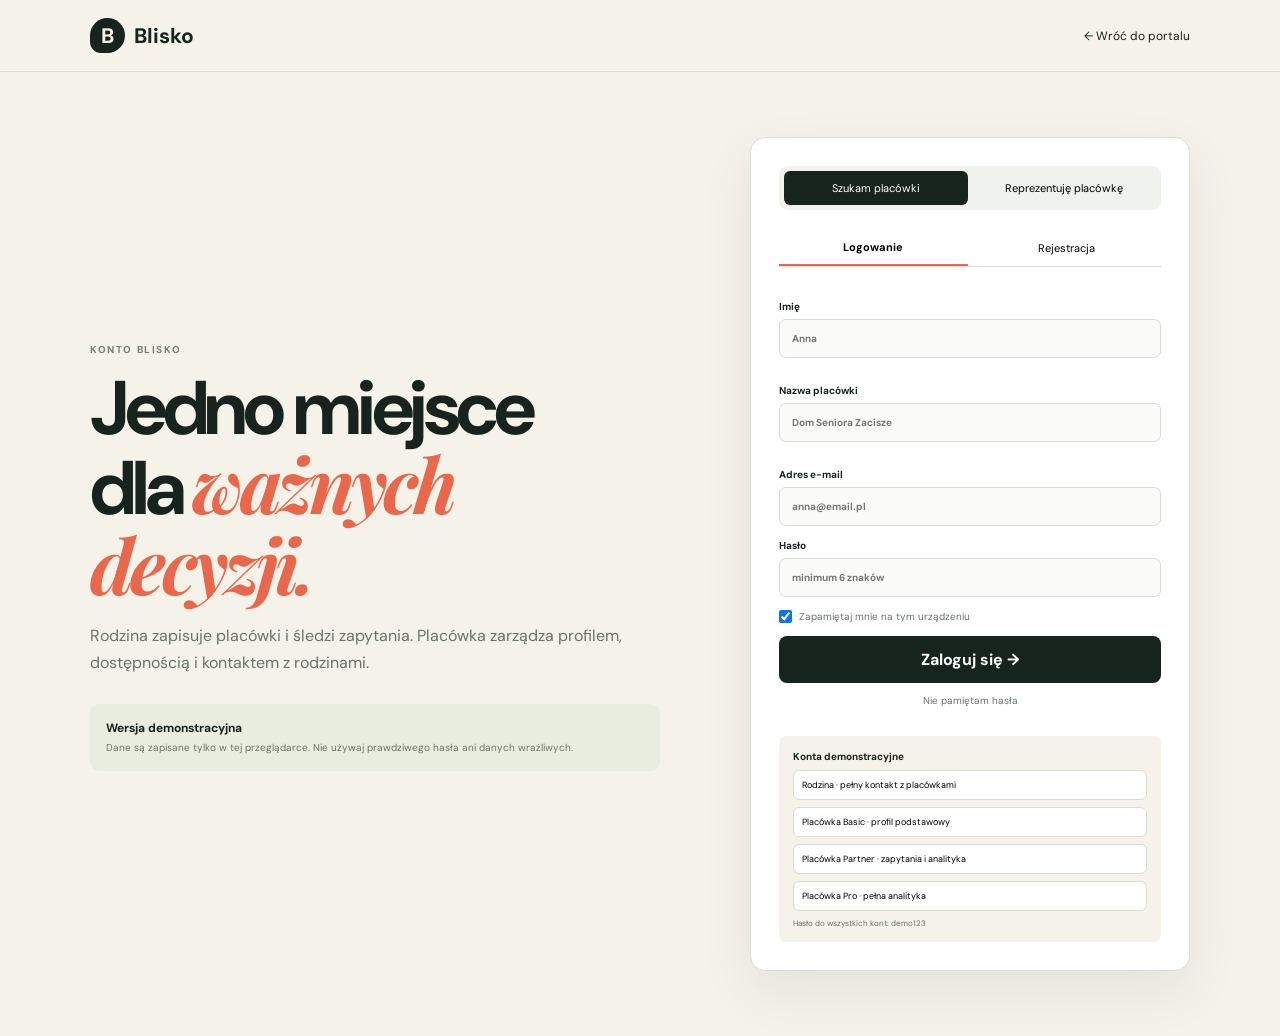
<file: auth.html>
<!doctype html><html lang="pl"><head><meta charset="UTF-8"><meta name="viewport" content="width=device-width,initial-scale=1"><meta name="description" content="Logowanie i rejestracja w Blisko"><title>Konto — Blisko</title><link rel="preconnect" href="https://fonts.googleapis.com"><link rel="preconnect" href="https://fonts.gstatic.com" crossorigin><link href="https://fonts.googleapis.com/css2?family=DM+Sans:wght@400;500;600;700&family=Playfair+Display:ital,wght@1,600&display=swap" rel="stylesheet"><link rel="stylesheet" href="auth.css"></head><body><header><a class="brand" href="index.html"><b>B</b> Blisko</a><a href="index.html">← Wróć do portalu</a></header><main><section class="authIntro"><small>KONTO BLISKO</small><h1>Jedno miejsce<br>dla <em>ważnych decyzji.</em></h1><p>Rodzina zapisuje placówki i śledzi zapytania. Placówka zarządza profilem, dostępnością i kontaktem z rodzinami.</p><div class="demoNote"><b>Wersja demonstracyjna</b><span>Dane są zapisane tylko w tej przeglądarce. Nie używaj prawdziwego hasła ani danych wrażliwych.</span></div></section><section class="authCard"><div class="roleTabs"><button class="active" data-role="family">Szukam placówki</button><button data-role="provider">Reprezentuję placówkę</button></div><div class="modeTabs"><button class="active" data-mode="login">Logowanie</button><button data-mode="register">Rejestracja</button></div><form id="authForm"><div class="registerOnly" hidden><label>Imię<input name="name" autocomplete="given-name" placeholder="Anna"></label><label class="providerOnly" hidden>Nazwa placówki<input name="facility" placeholder="Dom Seniora Zacisze"></label></div><label>Adres e-mail<input name="email" required type="email" autocomplete="email" placeholder="anna@email.pl"></label><label>Hasło<input name="password" required type="password" minlength="6" autocomplete="current-password" placeholder="minimum 6 znaków"></label><label class="remember"><input name="remember" type="checkbox" checked> Zapamiętaj mnie na tym urządzeniu</label><button class="submit">Zaloguj się →</button><button class="forgot" type="button" id="forgot">Nie pamiętam hasła</button></form><div class="demoAccounts"><b>Konta demonstracyjne</b><button data-demo="family">Rodzina: rodzina@blisko.pl</button><button data-demo="provider">Placówka: placowka@blisko.pl</button><small>Hasło do obu kont: demo123</small></div></section></main><div class="toast" id="toast"></div><script src="auth.js"></script></body></html>
</file>
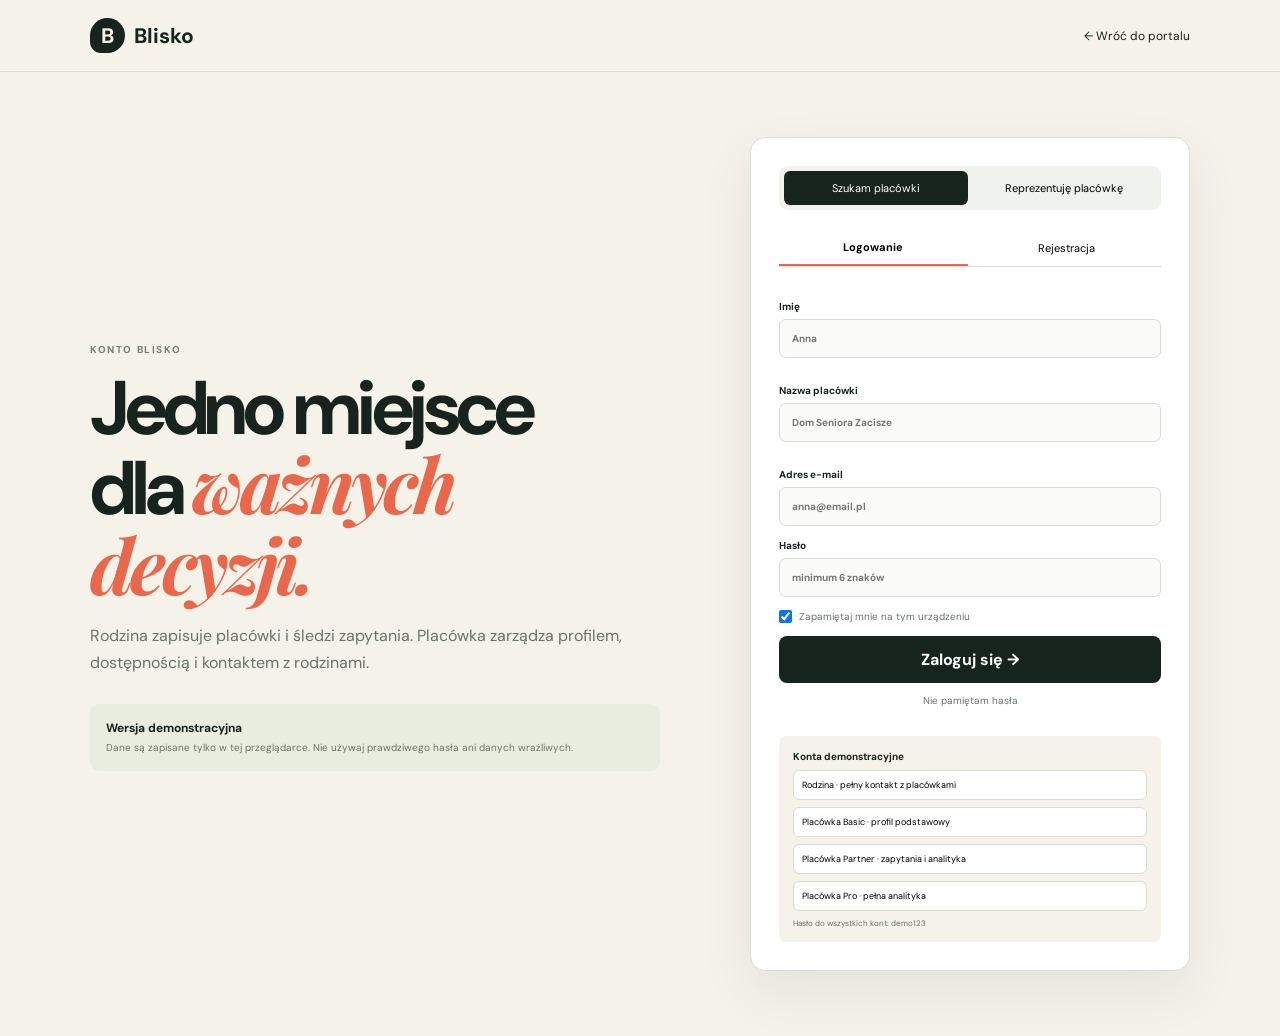
<file: claim.html>
<!doctype html><html lang="pl"><head><meta charset="UTF-8"><meta name="viewport" content="width=device-width,initial-scale=1"><meta name="description" content="Przejmij profil prywatnej placówki w Blisko"><title>Przejmij profil placówki — Blisko</title><link rel="preconnect" href="https://fonts.googleapis.com"><link rel="preconnect" href="https://fonts.gstatic.com" crossorigin><link href="https://fonts.googleapis.com/css2?family=DM+Sans:wght@400;500;600;700&family=Playfair+Display:ital,wght@1,600&display=swap" rel="stylesheet"><link rel="stylesheet" href="claim.css"></head><body><header><a class="brand" href="index.html"><b>B</b> Blisko <span>dla placówek</span></a><a href="partners.html">← Wróć do strefy placówek</a></header><main><section class="claimIntro"><small>PRZEJĘCIE PROFILU</small><h1>Znajdź swoją placówkę<br>i potwierdź, że ją <em>reprezentujesz.</em></h1><p>Podstawowy profil może pochodzić z jawnego rejestru wojewody. Po weryfikacji przejmiesz edycję danych, dodasz własne zdjęcia i zaczniesz potwierdzać dostępność.</p><div><span>1. Znajdź wpis</span><span>2. Potwierdź dane</span><span>3. Zweryfikuj uprawnienie</span><span>4. Przejmij edycję</span></div></section><section class="claimPanel"><div class="claimStep active" data-step="1"><small>KROK 1 Z 4</small><h2>Wyszukaj placówkę</h2><label>Nazwa, miasto lub numer zezwolenia<input id="facilitySearch" placeholder="np. Zielona Przystań lub Warszawa" autocomplete="off"></label><div id="claimResults"></div><div class="notFound"><b>Nie znajdujesz placówki?</b><p>Zgłoś brakujący wpis. Przed publikacją sprawdzimy zezwolenie w rejestrze właściwego wojewody.</p><button id="reportMissing">Zgłoś brakującą placówkę</button></div></div><div class="claimStep" data-step="2"><small>KROK 2 Z 4</small><h2>Sprawdź wpis rejestrowy</h2><div id="registryRecord"></div><label class="confirm"><input id="recordCorrect" type="checkbox"> Potwierdzam, że to placówka, którą reprezentuję.</label><footer><button class="back">← Wróć</button><button id="toVerification" disabled>Przejdź do weryfikacji →</button></footer></div><div class="claimStep" data-step="3"><small>KROK 3 Z 4</small><h2>Potwierdź uprawnienie</h2><p class="explain">Nie prosimy o REGON. Weryfikujemy zgodność z numerem zezwolenia i kontakt służbowy powiązany z placówką.</p><form id="verifyForm"><label>Imię i nazwisko osoby reprezentującej<input name="representative" required></label><label>Stanowisko<select name="role"><option>Właściciel / właścicielka</option><option>Dyrektor / dyrektorka</option><option>Osoba upoważniona</option></select></label><label>Służbowy adres e-mail<input name="email" type="email" required placeholder="kontakt@domena-placowki.pl"></label><label>Telefon służbowy<input name="phone" type="tel" required></label><label>Numer zezwolenia wojewody<input name="permit" required placeholder="np. WPS.II.9423…"></label><fieldset><legend>Sposób potwierdzenia</legend><label><input type="radio" name="method" value="domain" required> Wiadomość na adres w domenie placówki</label><label><input type="radio" name="method" value="register"> Kontakt na numer lub e-mail opublikowany w rejestrze</label><label><input type="radio" name="method" value="document"> Dokument upoważniający — sprawdzany ręcznie</label></fieldset><label class="confirm"><input type="checkbox" required> Oświadczam, że mam prawo reprezentować placówkę i aktualizować jej publiczne dane.</label><footer><button type="button" class="back">← Wróć</button><button>Wyślij do weryfikacji →</button></footer></form></div><div class="claimStep" data-step="4"><div class="success"><span>✓</span><small>WNIOSEK ZAPISANY</small><h2>Profil czeka na weryfikację</h2><p id="successCopy"></p><ol><li>Porównamy numer zezwolenia z rejestrem wojewody.</li><li>Potwierdzimy kontakt jednym z wybranych sposobów.</li><li>Po akceptacji profil otrzyma status „Przejęty przez placówkę”.</li></ol><a href="dashboard.html">Zobacz demonstracyjny panel →</a></div></div></section></main><div id="toast"></div><script src="claim.js"></script></body></html>
</file>
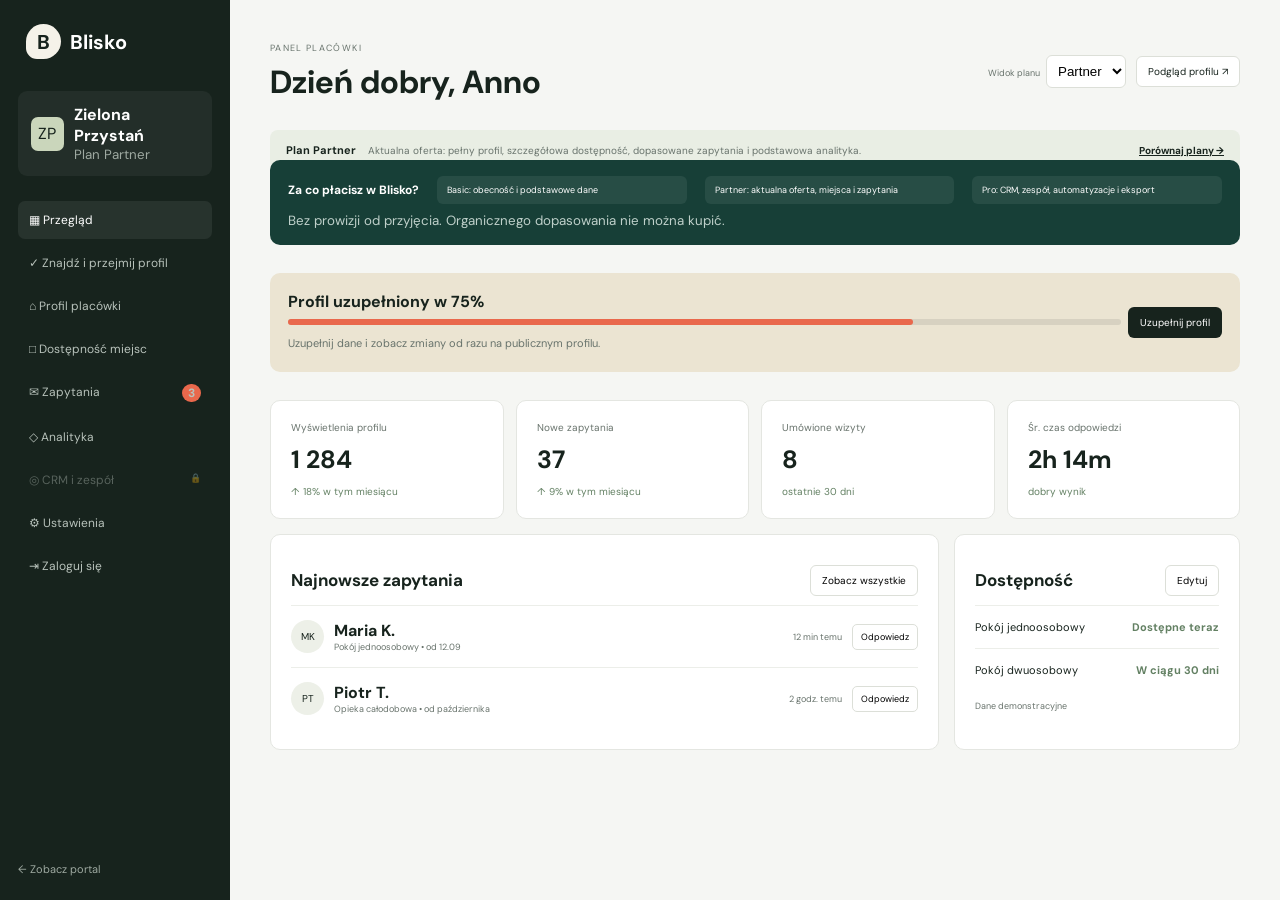
<file: dashboard.html>
<!doctype html><html lang="pl"><head><meta charset="UTF-8"><meta name="viewport" content="width=device-width,initial-scale=1"><title>Panel placówki — Blisko</title><link href="https://fonts.googleapis.com/css2?family=DM+Sans:wght@400;500;600;700&display=swap" rel="stylesheet"><link rel="stylesheet" href="provider.css"><link rel="stylesheet" href="benchmark.css"></head><body class="dashboardBody">
<aside class="side"><a class="brand" href="index.html"><b>B</b> Blisko</a><div class="facility"><i>ZP</i><span><b id="sideName">Zielona Przystań</b><small id="planLabel">Plan Partner</small></span></div><nav><a class="active" href="#" data-view="overview">▦ Przegląd</a><a href="claim.html">✓ Znajdź i przejmij profil</a><a href="#" data-view="editor">⌂ Profil placówki</a><a href="#" data-view="availability" data-min-plan="partner">□ Dostępność miejsc</a><a href="#" data-view="inquiries" data-min-plan="partner">✉ Zapytania <b>3</b></a><a href="#" data-view="analytics" data-min-plan="partner">◇ Analityka</a><a href="#" data-view="crm" data-min-plan="pro">◎ CRM i zespół</a><a href="#">⚙ Ustawienia</a></nav><a class="back" href="index.html">← Zobacz portal</a></aside>
<main class="dashboardMain"><header><div><small>PANEL PLACÓWKI</small><h1 id="pageTitle">Dzień dobry, Anno</h1></div><div class="planSwitch"><label>Widok planu<select id="planSelect"><option value="free">Bezpłatny</option><option value="partner">Partner</option><option value="pro">Pro</option></select></label><a class="previewButton" href="detail.html?id=1" target="_blank">Podgląd profilu ↗</a></div></header><div class="planBanner" id="planBanner"></div>
<div id="overviewView"><section class="notice"><span>Profil uzupełniony w 75%</span><div><i></i></div><p>Uzupełnij dane i zobacz zmiany od razu na publicznym profilu.</p><button data-view="editor">Uzupełnij profil</button></section><section class="dashStats"><article><span>Wyświetlenia profilu</span><b>1 284</b><small>↑ 18% w tym miesiącu</small></article><article><span>Nowe zapytania</span><b>37</b><small>↑ 9% w tym miesiącu</small></article><article><span>Umówione wizyty</span><b>8</b><small>ostatnie 30 dni</small></article><article><span>Śr. czas odpowiedzi</span><b>2h 14m</b><small>dobry wynik</small></article></section><div class="dashGrid"><section><div class="dashHead"><h2>Najnowsze zapytania</h2><button>Zobacz wszystkie</button></div><div class="lead"><i>MK</i><div><b>Maria K.</b><span>Pokój jednoosobowy • od 12.09</span></div><small>12 min temu</small><button>Odpowiedz</button></div><div class="lead"><i>PT</i><div><b>Piotr T.</b><span>Opieka całodobowa • od października</span></div><small>2 godz. temu</small><button>Odpowiedz</button></div></section><section><div class="dashHead"><h2>Dostępność</h2><button data-view="availability">Edytuj</button></div><div class="roomStatus"><span>Pokój jednoosobowy</span><b id="singleStatus">2 miejsca</b></div><div class="roomStatus"><span>Pokój dwuosobowy</span><b id="doubleStatus">1 miejsce</b></div><p class="update">Dane demonstracyjne</p></section></div></div>
<section class="editorView" id="editorView" hidden><div class="editorHead"><div><small>EDYCJA PROFILU</small><h2>Dane publiczne placówki</h2><p>Zmiany zapisują się w tej przeglądarce i są widoczne w podglądzie profilu.</p></div><div><span id="saveStatus">Brak niezapisanych zmian</span><button form="profileForm">Zapisz zmiany</button></div></div><form id="profileForm" class="profileForm"><section><h3>Podstawowe informacje</h3><div class="formGrid"><label class="wide">Nazwa placówki<input name="name" required></label><label>Miasto<input name="city" required></label><label>Województwo<select name="region"><option>mazowieckie</option><option>małopolskie</option><option>dolnośląskie</option><option>lubelskie</option><option>pomorskie</option><option>wielkopolskie</option><option>śląskie</option><option>podlaskie</option><option>zachodniopomorskie</option><option>łódzkie</option></select></label><label>Dzielnica / okolica<input name="area"></label><label>Odległość od centrum (km)<input name="distance" type="number" min="0"></label><label>Rok otwarcia<input name="year" type="number" min="1900"></label><label>Liczba mieszkańców<input name="people" type="number" min="1"></label></div></section><section data-min-plan="partner"><h3>Opis placówki</h3><label>Tytuł profilu<input name="tagline" required></label><label>Główny opis<textarea name="description" rows="5" required></textarea><span class="counter" data-count="description"></span></label><label>Dodatkowy opis<textarea name="details" rows="4"></textarea><span class="counter" data-count="details"></span></label></section><section data-min-plan="partner"><h3>Usługi</h3><div class="serviceChecks"><label><input name="services" value="Opieka całodobowa" type="checkbox"> Opieka całodobowa</label><label><input name="services" value="Opieka medyczna" type="checkbox"> Opieka medyczna</label><label><input name="services" value="Opieka paliatywna" type="checkbox"> Opieka paliatywna</label><label><input name="services" value="Rehabilitacja" type="checkbox"> Rehabilitacja</label><label><input name="services" value="Diety specjalistyczne" type="checkbox"> Diety specjalistyczne</label><label><input name="services" value="Ogród terapeutyczny" type="checkbox"> Ogród terapeutyczny</label></div></section><section data-min-plan="partner"><h3>Pokoje i ceny</h3><div class="formGrid"><label>Cena pokoju jednoosobowego<input name="singlePrice" type="number" min="0"></label><label>Wolne miejsca jednoosobowe<input name="singleAvailable" type="number" min="0"></label><label>Cena pokoju dwuosobowego<input name="doublePrice" type="number" min="0"></label><label>Wolne miejsca dwuosobowe<input name="doubleAvailable" type="number" min="0"></label></div></section><section data-min-plan="partner"><h3>Kontakt</h3><div class="formGrid"><label>Telefon<input name="phone" type="tel"></label><label>E-mail<input name="email" type="email"></label></div></section><footer><button type="button" id="resetProfile">Przywróć dane przykładowe</button><button type="submit">Zapisz i pokaż profil →</button></footer></form></section>
<section class="editorView" id="availabilityView" hidden><div class="editorHead"><div><small>DOSTĘPNOŚĆ MIEJSC</small><h2>Aktualizuj stan przyjęć</h2><p>Nie rezerwujesz konkretnych dni. Podajesz orientacyjny termin i warunki dla każdego typu miejsca.</p></div><div><span id="availabilitySaved">Dane wymagają regularnego potwierdzania</span></div></div><form id="availabilityForm" class="profileForm"><section><div class="vacancyEditor"><header><div><b>Pokój jednoosobowy</b><span>Pobyt długoterminowy</span></div><label class="toggle"><input name="singleActive" type="checkbox" checked><i></i> Publikuj</label></header><div class="formGrid"><label>Status<select name="singleStatus"><option value="now">Dostępne teraz</option><option value="30days">W ciągu 30 dni</option><option value="1-3months">W ciągu 1–3 miesięcy</option><option value="waitlist">Lista oczekujących</option><option value="none">Brak miejsc</option><option value="confirm">Do potwierdzenia</option></select></label><label>Liczba miejsc<input name="singleCount" type="number" min="0" value="2"></label><label>Rodzaj opieki<select name="singleCare"><option>Opieka całodobowa</option><option>Opieka medyczna</option><option>Opieka paliatywna</option></select></label><label>Najwcześniejsze przyjęcie<input name="singleFrom" type="month"></label><label class="wide">Warunki / uwagi<textarea name="singleNote" rows="2" placeholder="np. możliwość przyjęcia osoby poruszającej się z pomocą"></textarea></label></div></div></section><section><div class="vacancyEditor"><header><div><b>Pokój dwuosobowy</b><span>Pobyt długoterminowy</span></div><label class="toggle"><input name="doubleActive" type="checkbox" checked><i></i> Publikuj</label></header><div class="formGrid"><label>Status<select name="doubleStatus"><option value="now">Dostępne teraz</option><option value="30days">W ciągu 30 dni</option><option value="1-3months">W ciągu 1–3 miesięcy</option><option value="waitlist">Lista oczekujących</option><option value="none">Brak miejsc</option><option value="confirm">Do potwierdzenia</option></select></label><label>Liczba miejsc<input name="doubleCount" type="number" min="0" value="1"></label><label>Rodzaj opieki<select name="doubleCare"><option>Opieka całodobowa</option><option>Opieka medyczna</option><option>Opieka paliatywna</option></select></label><label>Najwcześniejsze przyjęcie<input name="doubleFrom" type="month"></label><label class="wide">Warunki / uwagi<textarea name="doubleNote" rows="2" placeholder="np. pokój odpowiedni dla małżeństwa"></textarea></label></div></div></section><section><div class="vacancyEditor"><header><div><b>Opieka paliatywna</b><span>Miejsce specjalistyczne</span></div><label class="toggle"><input name="palliativeActive" type="checkbox" checked><i></i> Publikuj</label></header><div class="formGrid"><label>Status<select name="palliativeStatus"><option value="waitlist">Lista oczekujących</option><option value="now">Dostępne teraz</option><option value="30days">W ciągu 30 dni</option><option value="none">Brak miejsc</option><option value="confirm">Do potwierdzenia</option></select></label><label>Liczba miejsc<input name="palliativeCount" type="number" min="0" value="0"></label><label class="wide">Warunki / uwagi<textarea name="palliativeNote" rows="2">Przyjęcie po analizie dokumentacji medycznej.</textarea></label></div></div></section><section class="confirmBox"><label><input name="confirmAccurate" required type="checkbox"> Potwierdzam, że powyższe informacje są aktualne.</label><p>Data potwierdzenia będzie widoczna dla rodzin. Po 14 dniach wyślemy przypomnienie, a po 30 dniach oznaczymy dane jako wymagające potwierdzenia.</p></section><footer><button type="submit">Potwierdź i opublikuj dostępność</button></footer></form></section>
<section class="editorView" id="analyticsView" hidden><div class="editorHead"><div><small>PLAN PRO</small><h2>Rozszerzone statystyki</h2><p>Zobacz nie tylko ruch, ale całą drogę rodziny od wyszukania do umówienia wizyty.</p></div><div><select id="analyticsPeriod"><option>Ostatnie 30 dni</option><option>Ostatnie 90 dni</option></select></div></div><div class="funnel"><article><span>Wyświetlenia w wynikach</span><b>8 420</b><small>100% zasięgu</small></article><i>→</i><article><span>Wejścia na profil</span><b>1 284</b><small>15,2% CTR</small></article><i>→</i><article><span>Zapytania</span><b>37</b><small>2,9% profili</small></article><i>→</i><article><span>Umówione wizyty</span><b>8</b><small>21,6% zapytań</small></article></div><div class="analyticsGrid"><section><h3>Skąd trafiają rodziny</h3><div class="source"><span>Wyniki organiczne</span><i><b style="width:68%"></b></i><strong>68%</strong></div><div class="source"><span>Mapa</span><i><b style="width:19%"></b></i><strong>19%</strong></div><div class="source"><span>Promocja Pro</span><i><b style="width:13%"></b></i><strong>13%</strong></div></section><section><h3>Najczęściej szukane usługi</h3><ol><li><span>Opieka medyczna</span><b>46%</b></li><li><span>Rehabilitacja</span><b>31%</b></li><li><span>Pokój jednoosobowy</span><b>22%</b></li><li><span>Diety specjalistyczne</span><b>18%</b></li></ol></section><section><h3>Popyt w okolicy</h3><div class="demand"><b>+24%</b><p>więcej wyszukiwań opieki całodobowej w promieniu 30 km niż miesiąc temu.</p></div><small>Największy popyt: Warszawa, Piaseczno, Konstancin-Jeziorna</small></section><section><h3>Rekomendacja</h3><div class="recommend"><b>Dodaj aktualne zdjęcia pokoju jednoosobowego</b><p>Ten filtr wykorzystało 22% rodzin, ale profil ma tylko jedno zdjęcie tego pokoju.</p><button data-view="editor">Uzupełnij profil →</button></div></section></div></section>
</main><div class="toast" id="toast"></div><script src="provider.js"></script><script src="dashboard-business.js"></script><script src="benchmark.js"></script></body></html>
</file>
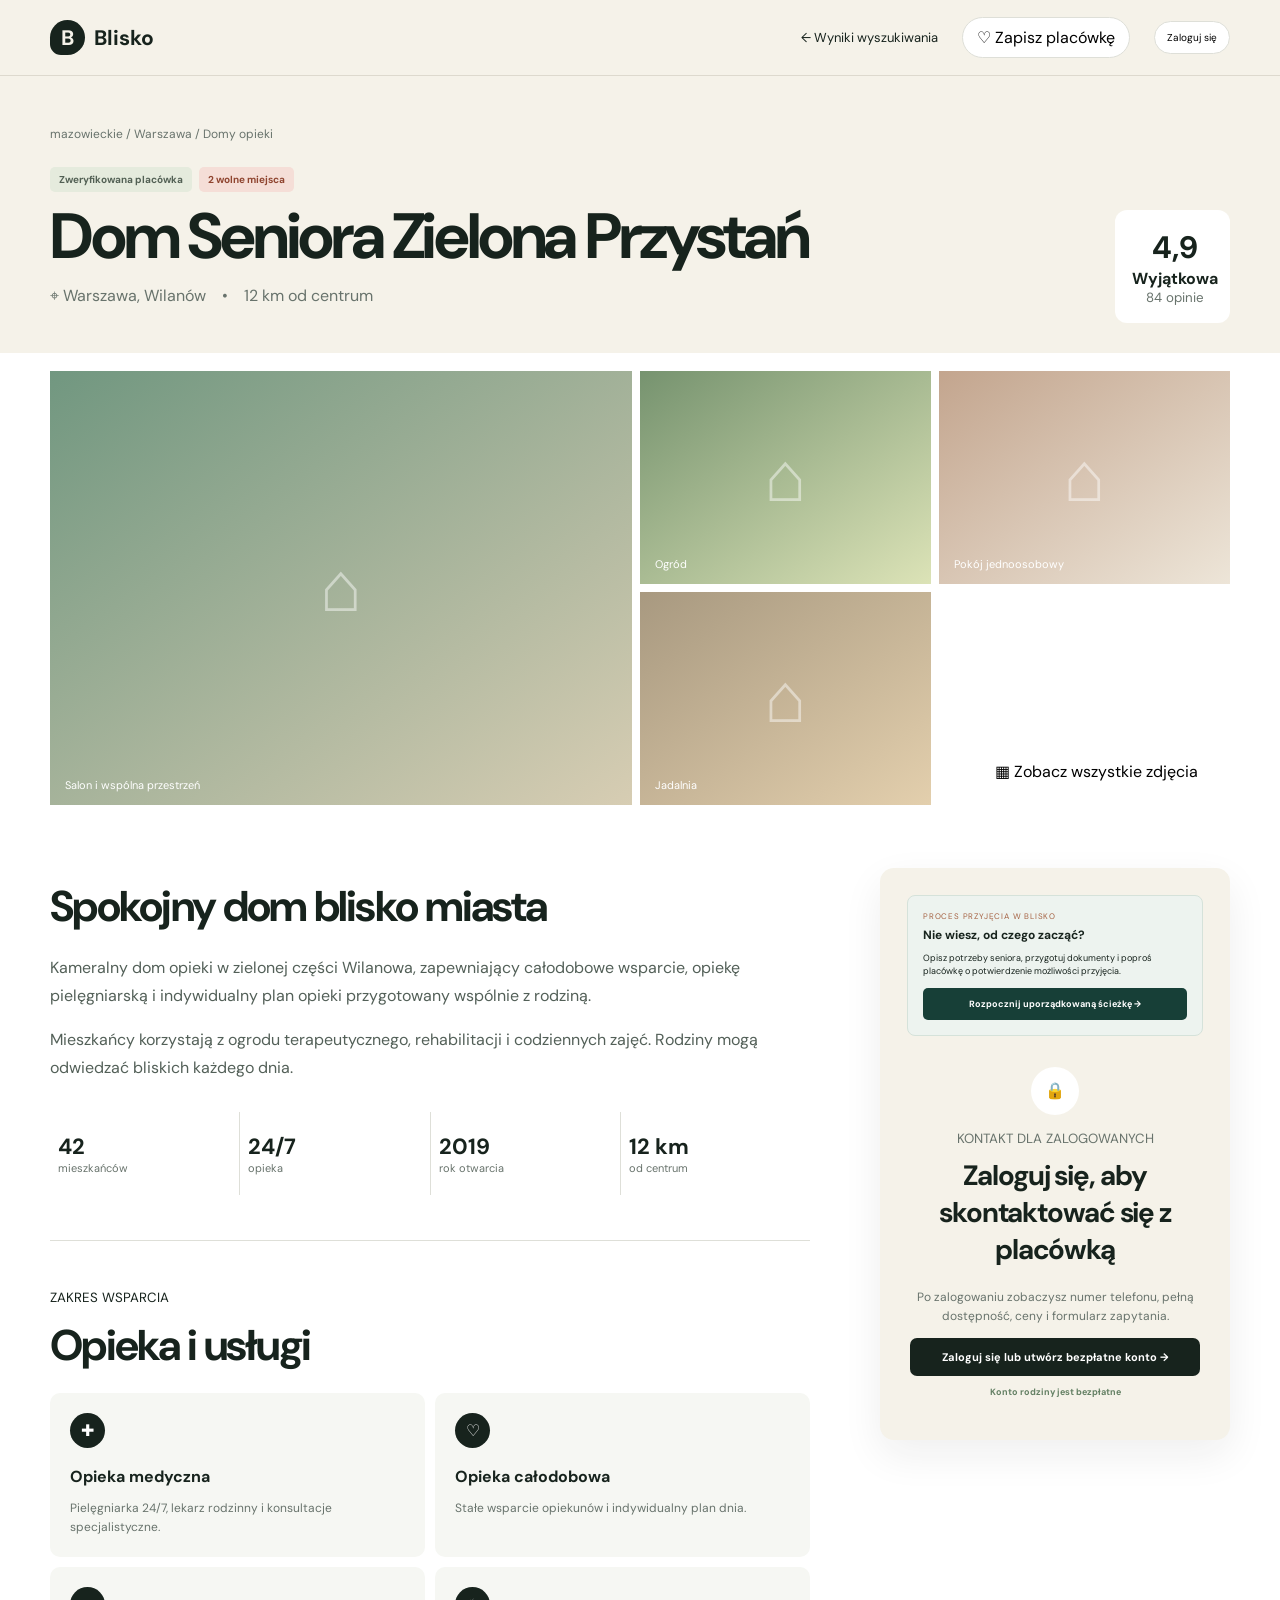
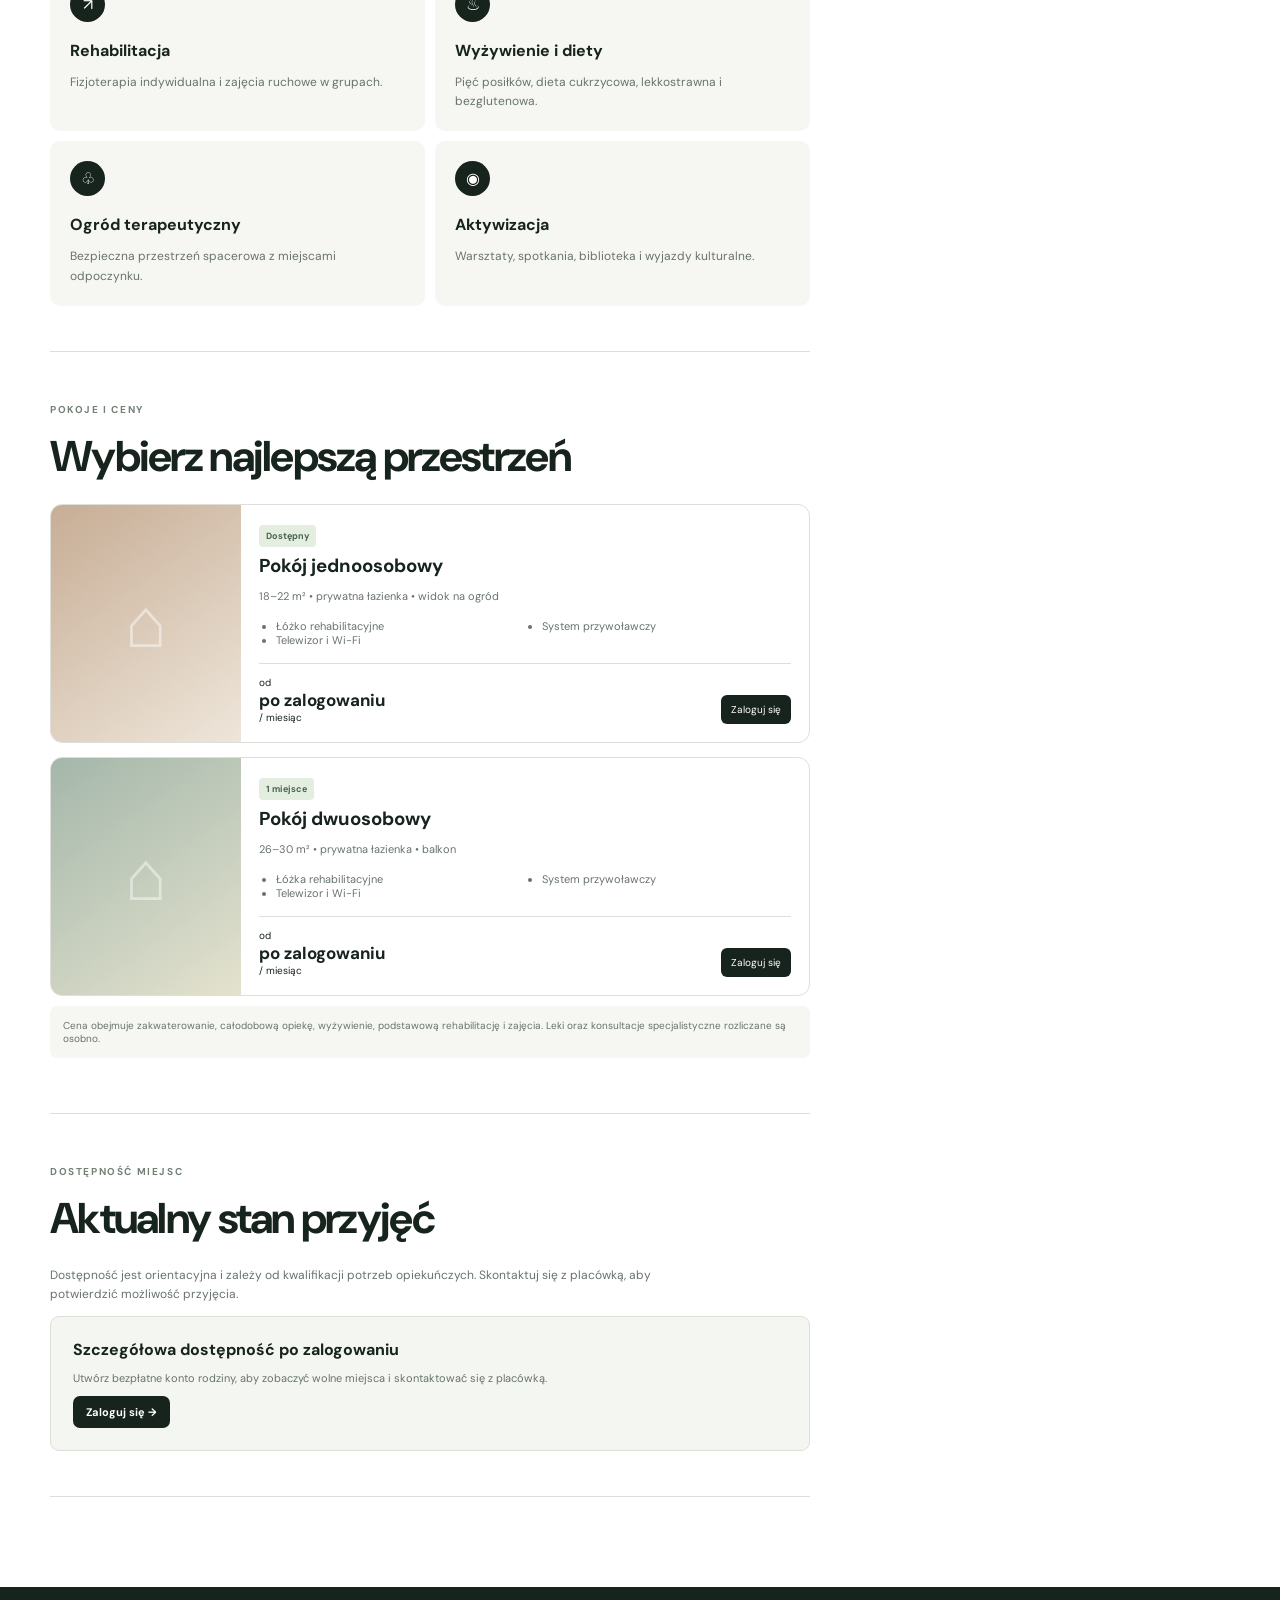
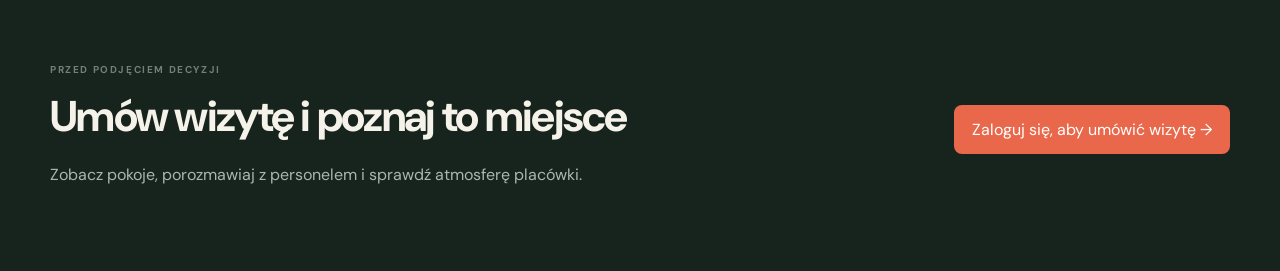
<file: detail.html>
<!doctype html><html lang="pl"><head><meta charset="UTF-8"><meta name="viewport" content="width=device-width,initial-scale=1"><meta name="description" content="Profil placówki opieki dla seniorów"><title>Zielona Przystań — Blisko</title><link rel="preconnect" href="https://fonts.googleapis.com"><link rel="preconnect" href="https://fonts.gstatic.com" crossorigin><link href="https://fonts.googleapis.com/css2?family=DM+Sans:wght@400;500;600;700&family=Playfair+Display:ital,wght@1,600&display=swap" rel="stylesheet"><link rel="stylesheet" href="detail.css"></head><body>
<header><a class="brand" href="index.html"><b>B</b> Blisko</a><nav><a href="index.html#wyniki">← Wyniki wyszukiwania</a><button id="save">♡ Zapisz placówkę</button></nav></header>
<main><section class="intro"><div><div class="crumbs">Mazowieckie / Warszawa / Domy opieki</div><div class="badges"><span>Zweryfikowana placówka</span><span class="open">2 wolne miejsca</span></div><h1>Dom Seniora<br><em>Zielona Przystań</em></h1><p class="place">⌖ Warszawa, Wilanów　•　12 km od centrum</p></div><div class="score"><strong>4,9</strong><span>Wyjątkowa</span><small>84 opinie</small></div></section>
<section class="gallery" aria-label="Galeria placówki"><button class="main-photo" data-photo="0"><span>Salon i wspólna przestrzeń</span></button><button data-photo="1"><span>Ogród</span></button><button data-photo="2"><span>Pokój jednoosobowy</span></button><button data-photo="3"><span>Jadalnia</span></button><button class="more" data-photo="0">▦ Zobacz wszystkie zdjęcia</button></section>
<div class="page"><article class="content"><section class="summary"><h2>Spokojny dom blisko miasta</h2><p>Zielona Przystań to kameralny dom opieki w zielonej części Wilanowa. Zapewniamy całodobowe wsparcie, opiekę pielęgniarską oraz indywidualny plan opieki przygotowany wspólnie z rodziną i lekarzem.</p><p>Placówka mieści maksymalnie 42 mieszkańców. Zespół jest obecny przez całą dobę, a rodziny mogą odwiedzać bliskich każdego dnia.</p><div class="facts"><span><b>42</b> mieszkańców</span><span><b>24/7</b> opieka</span><span><b>2019</b> rok otwarcia</span><span><b>12 km</b> od centrum</span></div></section>
<section><div class="section-head"><div><small>ZAKRES WSPARCIA</small><h2>Opieka i usługi</h2></div></div><div class="services"><div><i>✚</i><b>Opieka medyczna</b><p>Pielęgniarka 24/7, lekarz rodzinny i konsultacje specjalistyczne.</p></div><div><i>♡</i><b>Opieka całodobowa</b><p>Stałe wsparcie opiekunów i indywidualny plan dnia.</p></div><div><i>↗</i><b>Rehabilitacja</b><p>Fizjoterapia indywidualna i zajęcia ruchowe w grupach.</p></div><div><i>♨</i><b>Wyżywienie i diety</b><p>Pięć posiłków, dieta cukrzycowa, lekkostrawna i bezglutenowa.</p></div><div><i>♧</i><b>Ogród terapeutyczny</b><p>Bezpieczna przestrzeń spacerowa z miejscami odpoczynku.</p></div><div><i>◉</i><b>Aktywizacja</b><p>Warsztaty, spotkania, biblioteka i wyjazdy kulturalne.</p></div></div></section>
<section><small>POKOJE I CENY</small><h2>Wybierz najlepszą przestrzeń</h2><div class="rooms"><article><div class="room-photo one"></div><div><span class="available">Dostępny</span><h3>Pokój jednoosobowy</h3><p>18–22 m² • prywatna łazienka • widok na ogród</p><ul><li>Łóżko rehabilitacyjne</li><li>Telewizor i Wi-Fi</li><li>System przywoławczy</li></ul><footer><span>od <b>8 400 zł</b> / miesiąc</span><button data-room="Pokój jednoosobowy">Zapytaj o pokój</button></footer></div></article><article><div class="room-photo two"></div><div><span class="available">1 miejsce</span><h3>Pokój dwuosobowy</h3><p>26–30 m² • prywatna łazienka • balkon</p><ul><li>Łóżka rehabilitacyjne</li><li>Telewizor i Wi-Fi</li><li>System przywoławczy</li></ul><footer><span>od <b>7 200 zł</b> / miesiąc</span><button data-room="Pokój dwuosobowy">Zapytaj o pokój</button></footer></div></article></div><p class="price-note">Cena obejmuje zakwaterowanie, całodobową opiekę, wyżywienie, podstawową rehabilitację i zajęcia. Leki oraz konsultacje specjalistyczne rozliczane są osobno.</p></section>
<section id="availability"><small>DOSTĘPNOŚĆ MIEJSC</small><h2>Aktualny stan przyjęć</h2><p class="availabilityIntro">Dostępność jest orientacyjna i zależy od kwalifikacji potrzeb opiekuńczych. Skontaktuj się z placówką, aby potwierdzić możliwość przyjęcia.</p><div class="vacancies" id="vacancies"></div><div class="freshness"><span><i></i><b id="confirmedAt">Potwierdzono przez placówkę dzisiaj</b></span><small>Informacja automatycznie zmieni się na „do potwierdzenia”, jeśli placówka nie zaktualizuje jej przez 30 dni.</small></div></section></article>
<aside class="contact"><div class="contact-card"><small>BEZPOŚREDNI KONTAKT Z PLACÓWKĄ</small><h2>Skontaktuj się</h2><p>W pilnej sytuacji najlepiej zadzwoń. Możesz też poprosić o oddzwonienie albo przesłać szczegóły przez formularz.</p><div class="phoneBox"><span>Telefon do placówki</span><a id="facilityPhone" href="tel:+48221234567">+48 22 123 45 67</a><small><i></i> Dzisiaj kontakt: 8:00–20:00</small><a class="callNow" id="callNow" href="tel:+48221234567">Zadzwoń teraz</a><button id="showCallback" type="button">Poproś o oddzwonienie</button></div><form class="callbackForm" id="callbackForm" hidden><h3>Placówka oddzwoni</h3><label>Twój numer telefonu<input name="callbackPhone" required type="tel" placeholder="+48 500 000 000"></label><label>Najlepsza pora<select name="callbackTime"><option>Jak najszybciej</option><option>Rano 8:00–12:00</option><option>Po południu 12:00–16:00</option><option>Wieczorem 16:00–20:00</option></select></label><button>Wyślij prośbę o telefon</button><button id="cancelCallback" type="button">Anuluj</button></form><div class="contactDivider"><span>lub wyślij szczegółowe zapytanie</span></div><form id="contactForm"><label class="urgent"><input name="urgent" type="checkbox"> <span><b>Potrzebuję miejsca pilnie</b><small>W ciągu najbliższych 7 dni</small></span></label><label>Imię i nazwisko<input name="name" required placeholder="Jan Kowalski"></label><label>Telefon<input name="phone" required type="tel" placeholder="+48 500 000 000"></label><label>E-mail<input name="email" required type="email" placeholder="jan@email.pl"></label><label>Interesuje mnie<select name="room"><option>Dowolny rodzaj pokoju</option><option>Pokój jednoosobowy</option><option>Pokój dwuosobowy</option><option>Opieka paliatywna</option></select></label><label>Orientacyjny miesiąc przyjęcia<input name="date" id="contactDate" type="month"></label><label>Wiadomość<textarea name="message" rows="4" placeholder="Napisz krótko o potrzebach bliskiej osoby"></textarea></label><label class="agree"><input required type="checkbox"> Zgadzam się na przekazanie danych placówce.</label><button type="submit">Wyślij szczegółowe zapytanie →</button><small class="responseNote">Placówka otrzyma numer telefonu i e-mail. Czas odpowiedzi zależy od jej godzin pracy.</small></form></div></aside></div>
<section class="visit"><div><small>PRZED PODJĘCIEM DECYZJI</small><h2>Umów wizytę i poznaj to miejsce</h2><p>Zobacz pokoje, porozmawiaj z personelem i sprawdź atmosferę placówki.</p></div><button id="visit">Umów bezpłatną wizytę →</button></section></main>
<div class="modal" id="modal" hidden><button id="close">×</button><div><span id="slideLabel"></span></div><button id="back">←</button><button id="forward">→</button></div><div class="toast" id="toast"></div><script src="detail.js"></script><script src="process-link.js"></script><script src="provider-detail-mode.js"></script></body></html>
</file>
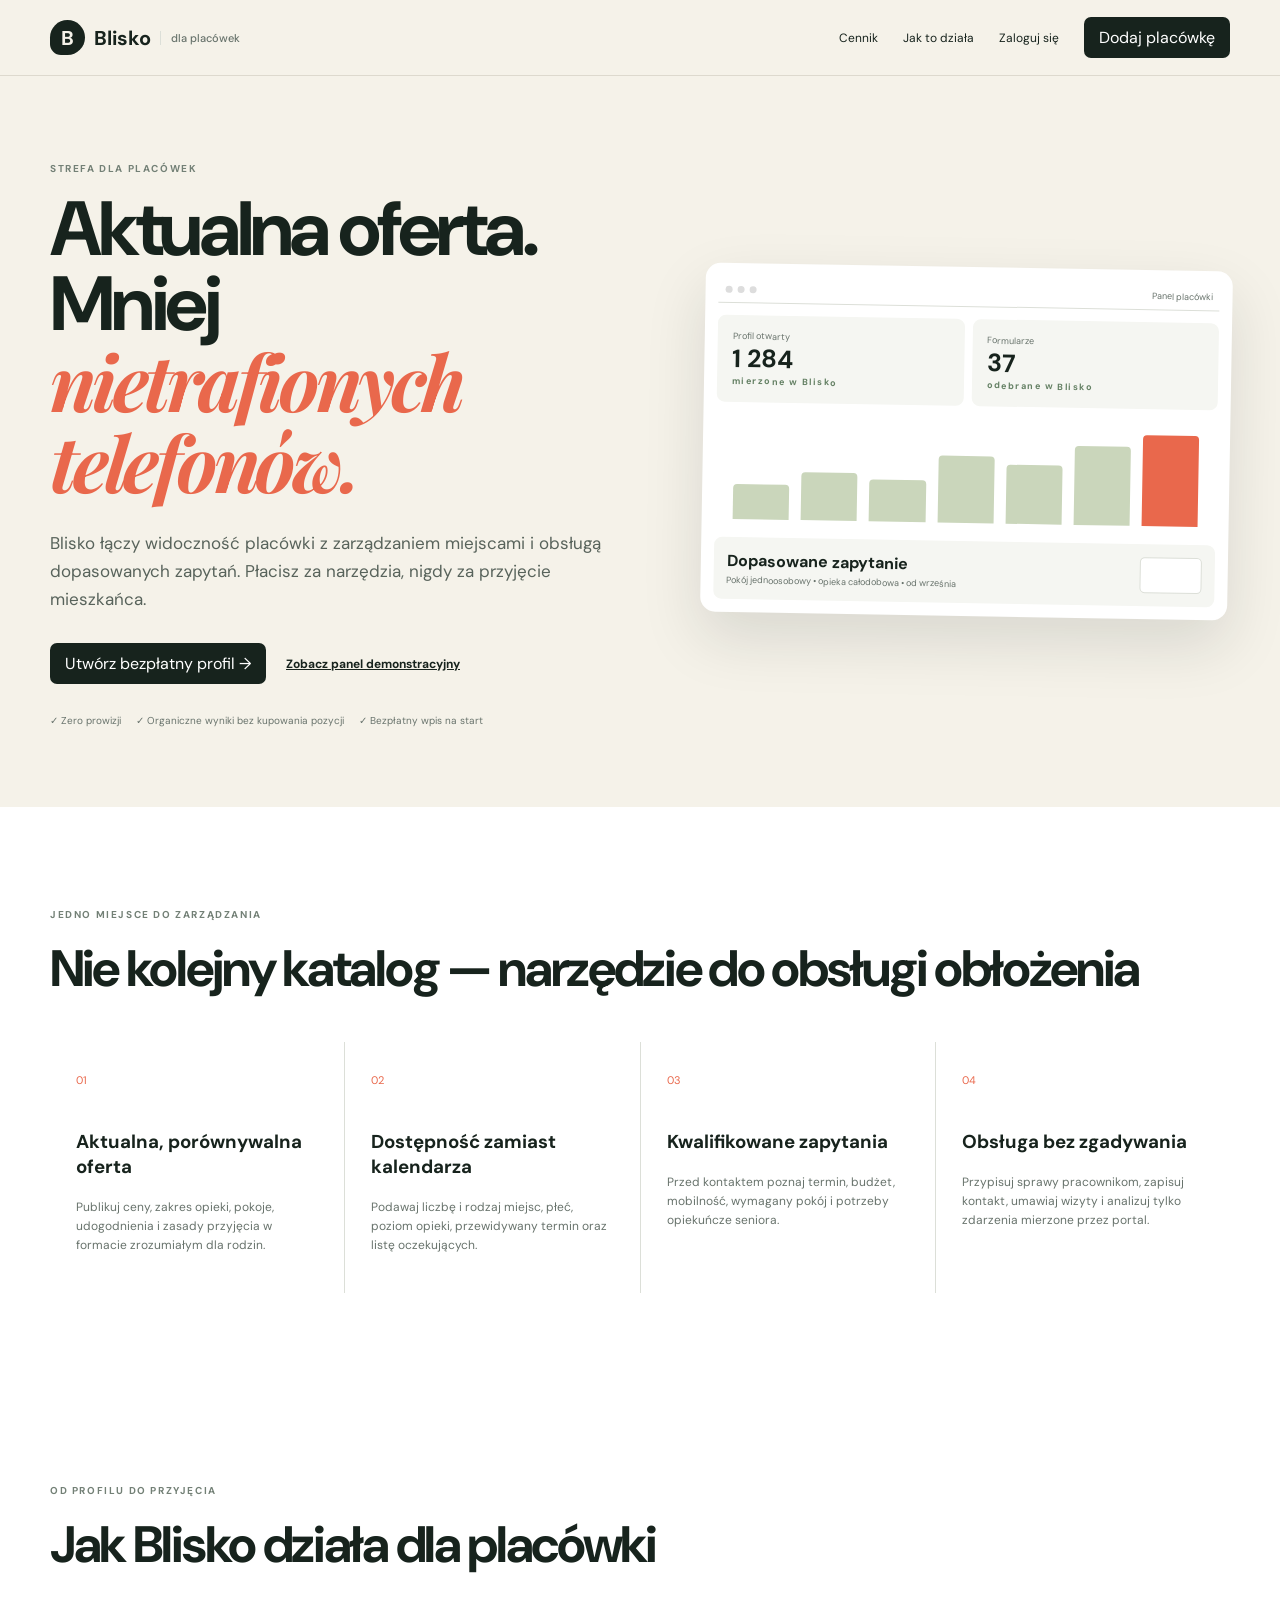
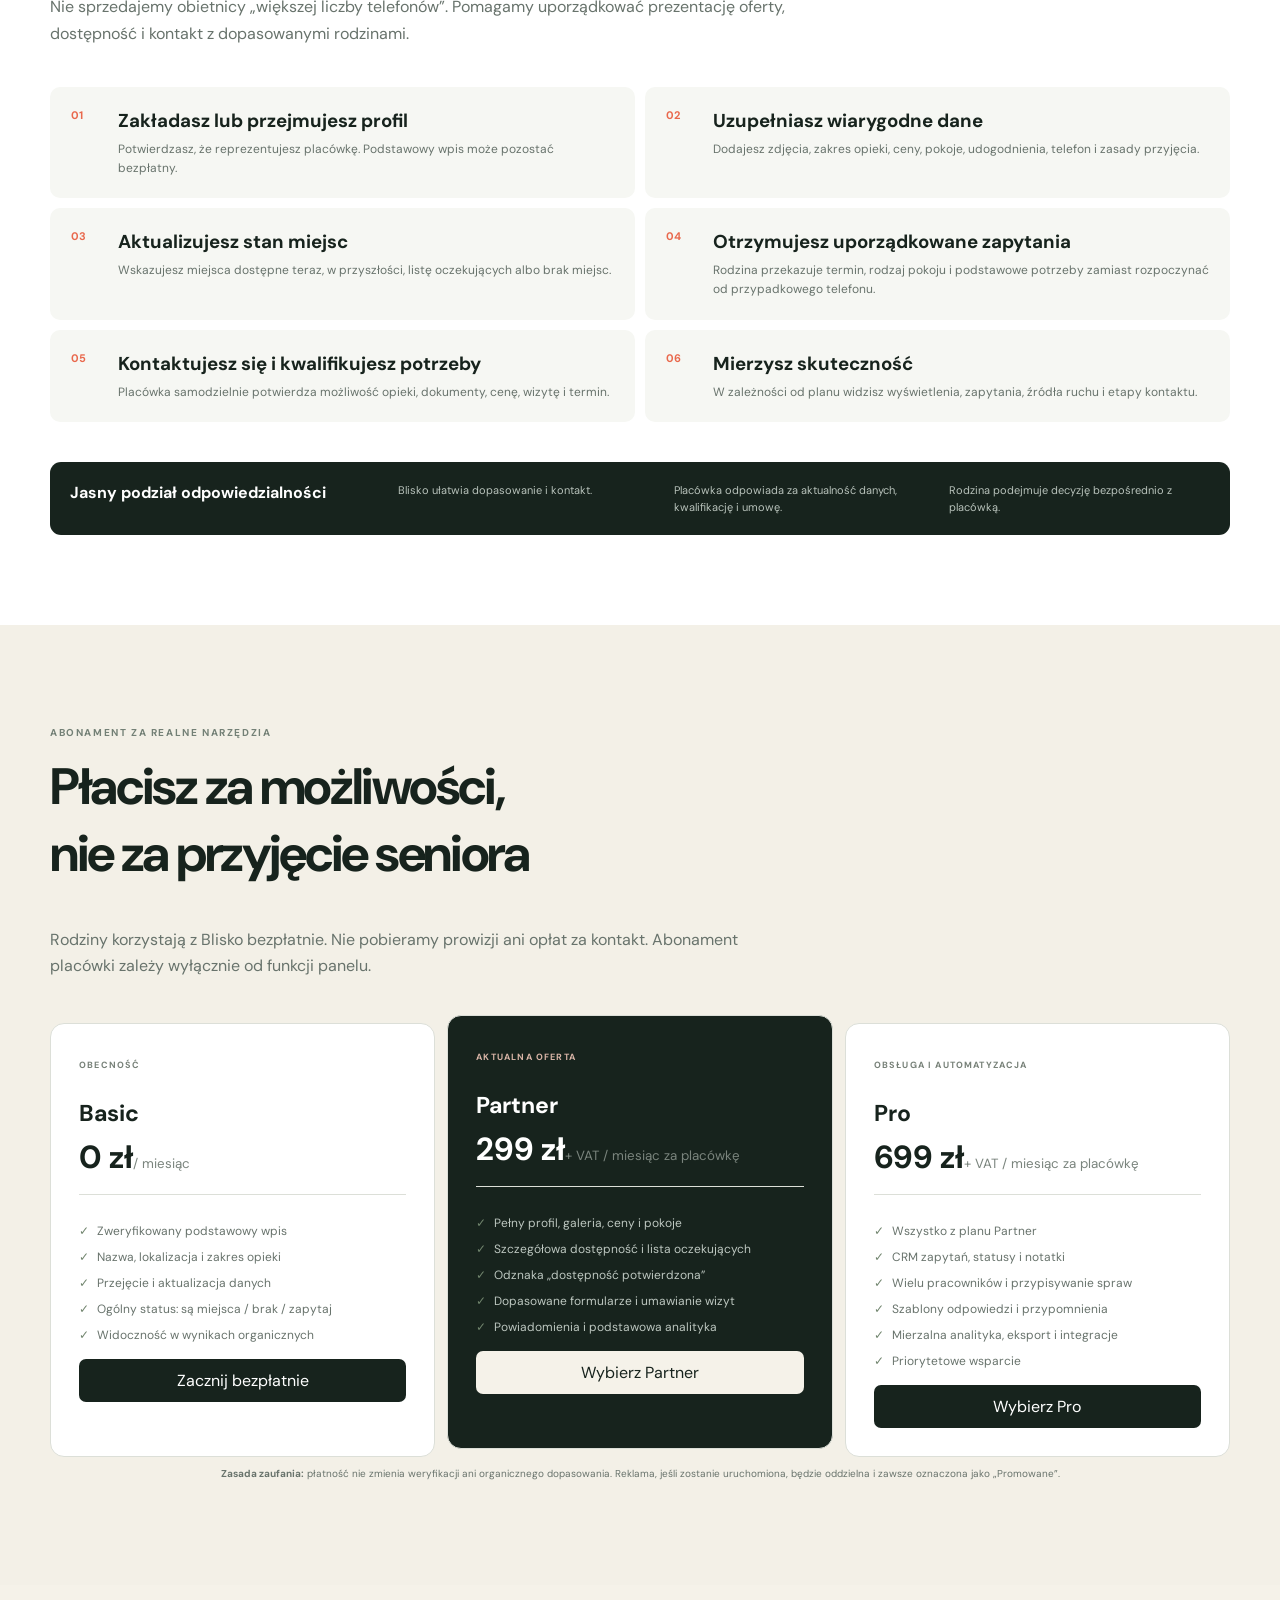
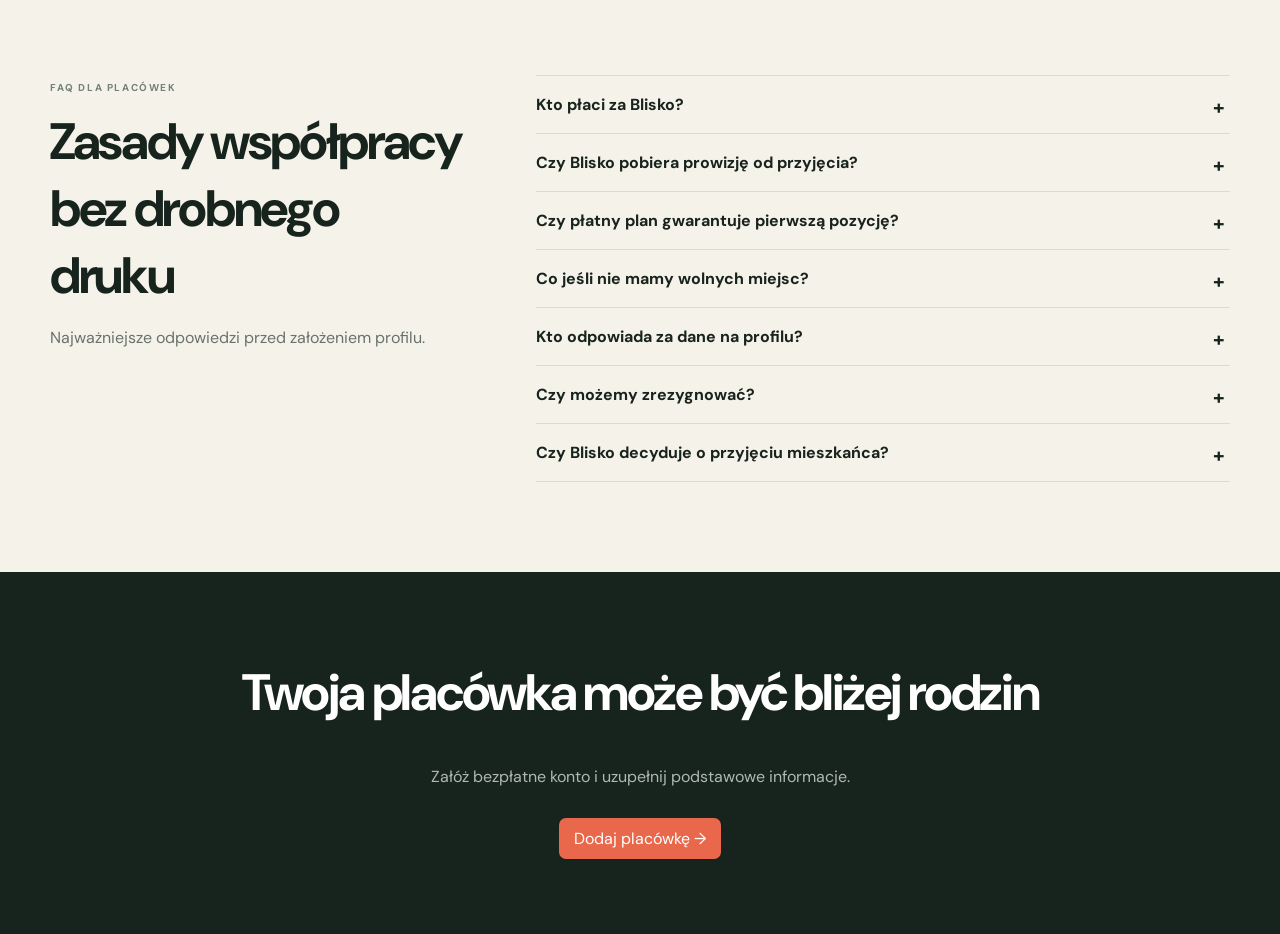
<file: partners.html>
<!doctype html><html lang="pl"><head><meta charset="UTF-8"><meta name="viewport" content="width=device-width,initial-scale=1"><title>Dla placówek — Blisko</title><link rel="preconnect" href="https://fonts.googleapis.com"><link rel="preconnect" href="https://fonts.gstatic.com" crossorigin><link href="https://fonts.googleapis.com/css2?family=DM+Sans:wght@400;500;600;700&family=Playfair+Display:ital,wght@1,600&display=swap" rel="stylesheet"><link rel="stylesheet" href="provider.css"></head><body>
<header><a class="brand" href="index.html"><b>B</b> Blisko <span>dla placówek</span></a><nav><a href="#plans">Cennik</a><a href="#benefits">Jak to działa</a><a href="dashboard.html">Zaloguj się</a><button data-open="register">Dodaj placówkę</button></nav></header>
<main><section class="providerHero"><div><small>STREFA DLA PLACÓWEK</small><h1>Aktualna oferta.<br>Mniej <em>nietrafionych telefonów.</em></h1><p>Blisko łączy widoczność placówki z zarządzaniem miejscami i obsługą dopasowanych zapytań. Płacisz za narzędzia, nigdy za przyjęcie mieszkańca.</p><div class="heroActions"><button data-open="register">Utwórz bezpłatny profil →</button><a href="dashboard.html">Zobacz panel demonstracyjny</a></div><div class="providerTrust"><span>✓ Zero prowizji</span><span>✓ Organiczne wyniki bez kupowania pozycji</span><span>✓ Bezpłatny wpis na start</span></div></div><div class="dashboardPreview"><div class="previewTop"><i></i><i></i><i></i><span>Panel placówki</span></div><div class="previewStats"><div><span>Profil otwarty</span><b>1 284</b><small>mierzone w Blisko</small></div><div><span>Formularze</span><b>37</b><small>odebrane w Blisko</small></div></div><div class="previewChart"><i></i><i></i><i></i><i></i><i></i><i></i><i></i></div><div class="previewLead"><b>Dopasowane zapytanie</b><span>Pokój jednoosobowy • opieka całodobowa • od września</span><button>Odpowiedz</button></div></div></section>
<section class="benefits" id="benefits"><small>JEDNO MIEJSCE DO ZARZĄDZANIA</small><h2>Nie kolejny katalog — narzędzie do obsługi obłożenia</h2><div><article><i>01</i><h3>Aktualna, porównywalna oferta</h3><p>Publikuj ceny, zakres opieki, pokoje, udogodnienia i zasady przyjęcia w formacie zrozumiałym dla rodzin.</p></article><article><i>02</i><h3>Dostępność zamiast kalendarza</h3><p>Podawaj liczbę i rodzaj miejsc, płeć, poziom opieki, przewidywany termin oraz listę oczekujących.</p></article><article><i>03</i><h3>Kwalifikowane zapytania</h3><p>Przed kontaktem poznaj termin, budżet, mobilność, wymagany pokój i potrzeby opiekuńcze seniora.</p></article><article><i>04</i><h3>Obsługa bez zgadywania</h3><p>Przypisuj sprawy pracownikom, zapisuj kontakt, umawiaj wizyty i analizuj tylko zdarzenia mierzone przez portal.</p></article></div></section>
<section class="pricing" id="plans"><div class="pricingIntro"><small>ABONAMENT ZA REALNE NARZĘDZIA</small><h2>Płacisz za możliwości,<br>nie za przyjęcie seniora</h2><p>Rodziny korzystają z Blisko bezpłatnie. Nie pobieramy prowizji ani opłat za kontakt. Abonament placówki zależy wyłącznie od funkcji panelu.</p></div><div class="plans"><article><span>OBECNOŚĆ</span><h3>Basic</h3><strong>0 zł</strong><small>/ miesiąc</small><ul><li>Zweryfikowany podstawowy wpis</li><li>Nazwa, lokalizacja i zakres opieki</li><li>Przejęcie i aktualizacja danych</li><li>Ogólny status: są miejsca / brak / zapytaj</li><li>Widoczność w wynikach organicznych</li></ul><button data-plan="Bezpłatny">Zacznij bezpłatnie</button></article><article class="popular"><span>AKTUALNA OFERTA</span><h3>Partner</h3><strong>299 zł</strong><small>+ VAT / miesiąc za placówkę</small><ul><li>Pełny profil, galeria, ceny i pokoje</li><li>Szczegółowa dostępność i lista oczekujących</li><li>Odznaka „dostępność potwierdzona”</li><li>Dopasowane formularze i umawianie wizyt</li><li>Powiadomienia i podstawowa analityka</li></ul><button data-plan="Partner">Wybierz Partner</button></article><article><span>OBSŁUGA I AUTOMATYZACJA</span><h3>Pro</h3><strong>699 zł</strong><small>+ VAT / miesiąc za placówkę</small><ul><li>Wszystko z planu Partner</li><li>CRM zapytań, statusy i notatki</li><li>Wielu pracowników i przypisywanie spraw</li><li>Szablony odpowiedzi i przypomnienia</li><li>Mierzalna analityka, eksport i integracje</li><li>Priorytetowe wsparcie</li></ul><button data-plan="Pro">Wybierz Pro</button></article></div><p class="ethics"><b>Zasada zaufania:</b> płatność nie zmienia weryfikacji ani organicznego dopasowania. Reklama, jeśli zostanie uruchomiona, będzie oddzielna i zawsze oznaczona jako „Promowane”.</p></section>
<section class="providerCta"><h2>Twoja placówka może być bliżej rodzin</h2><p>Załóż bezpłatne konto i uzupełnij podstawowe informacje.</p><button data-open="register">Dodaj placówkę →</button></section></main>
<div class="modal" id="register" hidden><div class="dialog"><button class="close" data-close>×</button><small>UTWÓRZ KONTO PLACÓWKI</small><h2>Zacznij bezpłatnie</h2><form id="providerForm"><label>Nazwa placówki<input required placeholder="np. Dom Seniora Zacisze"></label><label>Imię i nazwisko administratora<input required placeholder="Anna Kowalska"></label><label>Służbowy e-mail<input required type="email" placeholder="kontakt@placowka.pl"></label><label>Telefon<input required type="tel" placeholder="+48 500 000 000"></label><label class="check"><input required type="checkbox"> Potwierdzam, że reprezentuję tę placówkę.</label><button>Utwórz konto →</button></form></div></div><div class="toast" id="toast"></div><script src="provider.js"></script></body></html>
</file>
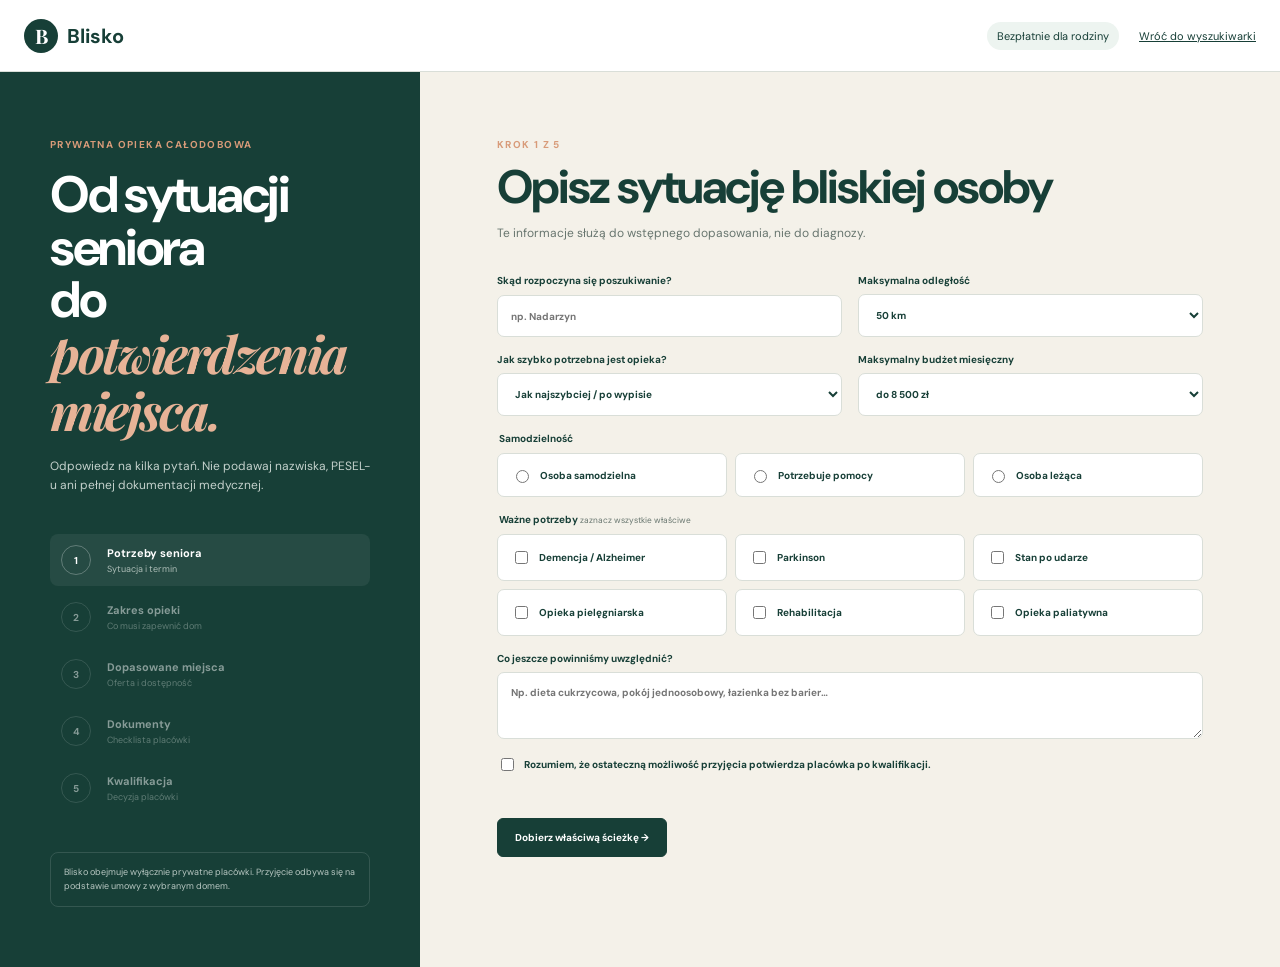
<file: process.html>
<!doctype html><html lang="pl"><head><meta charset="UTF-8"><meta name="viewport" content="width=device-width,initial-scale=1"><meta name="description" content="Ścieżka przyjęcia do placówki opiekuńczej — Blisko"><title>Ścieżka przyjęcia — Blisko</title><link rel="preconnect" href="https://fonts.googleapis.com"><link rel="preconnect" href="https://fonts.gstatic.com" crossorigin><link href="https://fonts.googleapis.com/css2?family=DM+Sans:wght@400;500;600;700&family=Playfair+Display:ital,wght@1,600&display=swap" rel="stylesheet"><link rel="stylesheet" href="process.css"></head><body>
<header><a class="brand" href="index.html"><b>B</b> Blisko</a><div><span>Bezpłatnie dla rodziny</span><a href="index.html">Wróć do wyszukiwarki</a></div></header>
<main><aside class="journeySide"><small>PRYWATNA OPIEKA CAŁODOBOWA</small><h1>Od sytuacji seniora<br>do <em>potwierdzenia miejsca.</em></h1><p id="sideCopy">Odpowiedz na kilka pytań. Nie podawaj nazwiska, PESEL-u ani pełnej dokumentacji medycznej.</p><ol id="progress"><li class="active"><b>1</b><span>Potrzeby seniora<small>Sytuacja i termin</small></span></li><li><b>2</b><span>Zakres opieki<small>Co musi zapewnić dom</small></span></li><li><b>3</b><span>Dopasowane miejsca<small>Oferta i dostępność</small></span></li><li><b>4</b><span>Dokumenty<small>Checklista placówki</small></span></li><li><b>5</b><span>Kwalifikacja<small>Decyzja placówki</small></span></li></ol><div class="privacy">Blisko obejmuje wyłącznie prywatne placówki. Przyjęcie odbywa się na podstawie umowy z wybranym domem.</div></aside>
<section class="journeyMain">+<div class="step active" data-step="1"><div class="stepHead"><small>KROK 1 Z 5</small><h2>Opisz sytuację bliskiej osoby</h2><p>Te informacje służą do wstępnego dopasowania, nie do diagnozy.</p></div><form id="needsForm" class="formGrid">
<label>Skąd rozpoczyna się poszukiwanie?<input name="location" required placeholder="np. Nadarzyn"></label><label>Maksymalna odległość<select name="radius"><option>25 km</option><option selected>50 km</option><option>100 km</option><option>Cała Polska</option></select></label>
<label>Jak szybko potrzebna jest opieka?<select name="urgency"><option value="urgent">Jak najszybciej / po wypisie</option><option value="month">W ciągu 30 dni</option><option value="later">W ciągu 1–3 miesięcy</option><option value="research">Na razie sprawdzam</option></select></label><label>Maksymalny budżet miesięczny<select name="budget"><option value="7000">do 7 000 zł</option><option value="8500" selected>do 8 500 zł</option><option value="10000">do 10 000 zł</option><option value="99999">Budżet elastyczny</option></select></label>
<fieldset class="wide"><legend>Samodzielność</legend><div class="choices"><label><input type="radio" name="mobility" value="independent" required> Osoba samodzielna</label><label><input type="radio" name="mobility" value="assisted"> Potrzebuje pomocy</label><label><input type="radio" name="mobility" value="bed"> Osoba leżąca</label></div></fieldset>
<fieldset class="wide"><legend>Ważne potrzeby <small>zaznacz wszystkie właściwe</small></legend><div class="choices needs"><label><input type="checkbox" name="needs" value="demencja"> Demencja / Alzheimer</label><label><input type="checkbox" name="needs" value="parkinson"> Parkinson</label><label><input type="checkbox" name="needs" value="udar"> Stan po udarze</label><label><input type="checkbox" name="needs" value="nursing"> Opieka pielęgniarska</label><label><input type="checkbox" name="needs" value="rehab"> Rehabilitacja</label><label><input type="checkbox" name="needs" value="palliative"> Opieka paliatywna</label></div></fieldset>
<label class="wide">Co jeszcze powinniśmy uwzględnić?<textarea name="notes" rows="3" placeholder="Np. dieta cukrzycowa, pokój jednoosobowy, łazienka bez barier…"></textarea></label><label class="consent wide"><input type="checkbox" required> Rozumiem, że ostateczną możliwość przyjęcia potwierdza placówka po kwalifikacji.</label><footer class="wide"><button>Dobierz właściwą ścieżkę →</button></footer></form></div>
<div class="step" data-step="2"><div class="stepHead"><small>KROK 2 Z 5</small><h2>Zakres opieki do potwierdzenia</h2></div><div id="routeResult"></div><div class="routeCompare"><article><b>Umowa prywatna</b><span>Warunki i płatność ustalasz bezpośrednio z placówką</span></article><article><b>Kwalifikacja potrzeb</b><span>Placówka ocenia, czy może bezpiecznie zapewnić wskazaną opiekę</span></article><article><b>Potwierdzenie miejsca</b><span>Deklarowana dostępność nie zastępuje decyzji placówki</span></article></div><footer><button class="back">← Wróć</button><button class="next">Pokaż dopasowane miejsca →</button></footer></div>
<div class="step" data-step="3"><div class="stepHead"><small>KROK 3 Z 5</small><h2>Miejsca dopasowane do sytuacji</h2><p>Wynik uwzględnia lokalizację, potrzeby, deklarowaną dostępność i budżet. Płatny plan nie zmienia organicznej kolejności.</p></div><div id="matches"></div><footer><button class="back">← Wróć</button><button class="next" id="chooseNext" disabled>Przygotuj dokumenty →</button></footer></div>
<div class="step" data-step="4"><div class="stepHead"><small>KROK 4 Z 5</small><h2>Dokumenty wymagane przez placówkę</h2><p>Każdy prywatny dom określa własną listę. Blisko pokazuje źródło wymagania i moment, w którym dokument będzie potrzebny.</p></div><div class="documentLegend"><span><i class="facility"></i> wymagany przez placówkę</span><span><i class="helpful"></i> zalecany do kwalifikacji</span><span><i class="later"></i> dopiero przy podpisaniu umowy</span></div><div id="documents"></div><label class="secureNote"><input type="checkbox" id="documentsReady"> Mam dokumenty lub wiem, jak je uzyskać. Nie przesyłam teraz danych medycznych.</label><footer><button class="back">← Wróć</button><button class="next" id="sendInquiry" disabled>Wyślij kartę potrzeb do placówki →</button></footer></div>
<div class="step" data-step="5"><div class="stepHead"><small>KROK 5 Z 5</small><h2>Status kwalifikacji</h2><p>Blisko pokazuje tylko zdarzenia zarejestrowane w systemie.</p></div><div id="caseStatus"></div></div>
</section></main><div id="toast"></div><script src="process.js"></script></body></html>
</file>
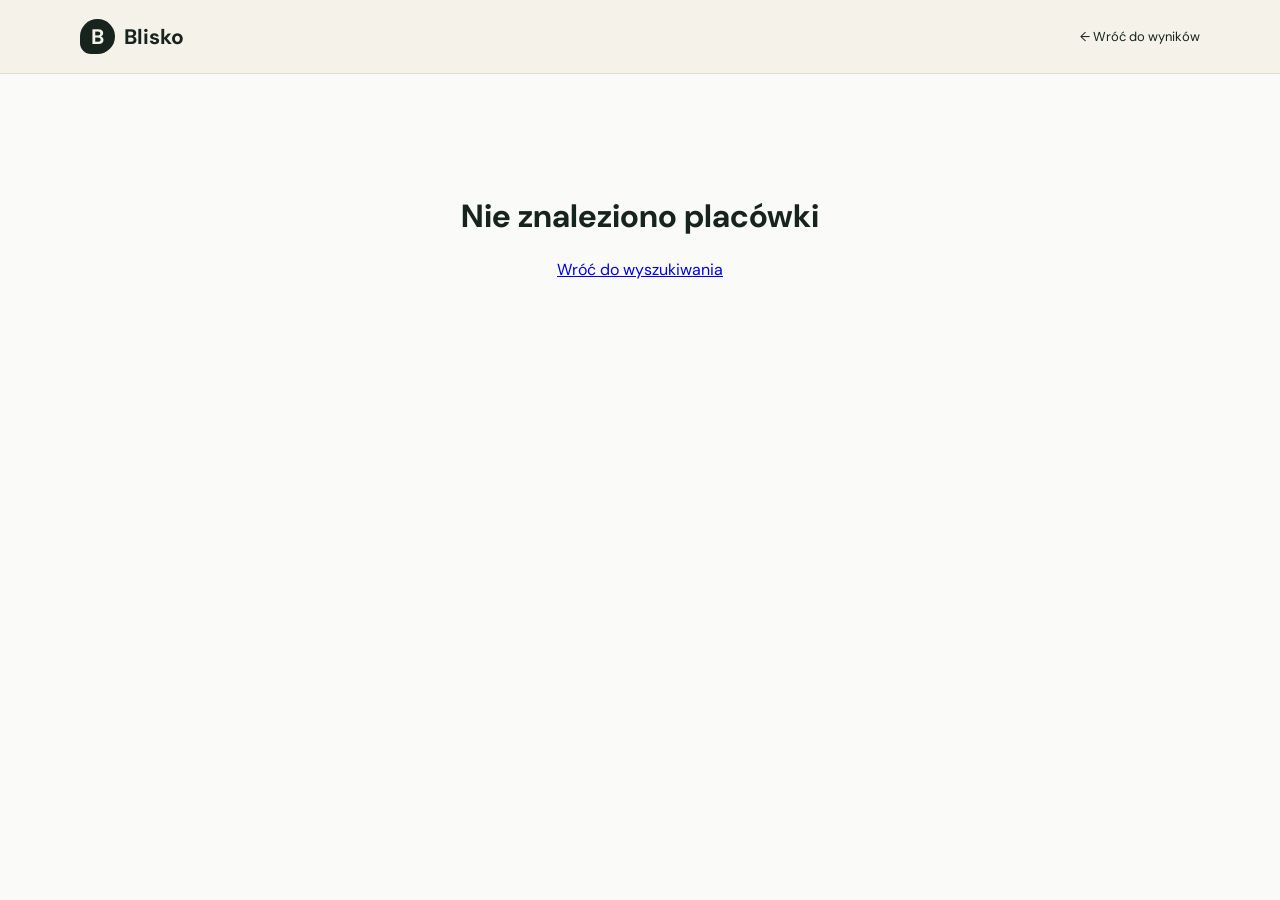
<file: registry-detail.html>
<!doctype html><html lang="pl"><head><meta charset="UTF-8"><meta name="viewport" content="width=device-width,initial-scale=1"><title>Profil placówki — Blisko</title><link rel="preconnect" href="https://fonts.googleapis.com"><link rel="preconnect" href="https://fonts.gstatic.com" crossorigin><link href="https://fonts.googleapis.com/css2?family=DM+Sans:wght@400;500;600;700&family=Playfair+Display:ital,wght@1,600&display=swap" rel="stylesheet"><link rel="stylesheet" href="registry-detail.css"></head><body><header><a href="index.html" class="brand"><b>B</b> Blisko</a><a href="index.html#mapa">← Wróć do wyników</a></header><main id="profile"><div class="loading">Wczytujemy profil placówki…</div></main><script src="registry-data.js"></script><script src="registry-detail.js"></script></body></html>
</file>
<file: auth.css>
:root{--ink:#17231d;--paper:#f5f2e9;--accent:#e9684c;--line:#d9ddd5;--muted:#68736c}*{box-sizing:border-box}body{margin:0;min-height:100vh;color:var(--ink);background:var(--paper);font-family:'DM Sans',sans-serif}button,input{font:inherit}button{cursor:pointer}header{height:72px;padding:0 max(20px,calc((100% - 1100px)/2));display:flex;align-items:center;justify-content:space-between;border-bottom:1px solid #ddd9ce}.brand{display:flex;align-items:center;gap:9px;color:inherit;font-size:21px;font-weight:700;text-decoration:none}.brand b{width:35px;height:35px;display:grid;place-items:center;color:var(--paper);background:var(--ink);border-radius:50% 50% 50% 11px}header>a:last-child{color:var(--ink);font-size:12px;text-decoration:none}main{width:min(1100px,calc(100% - 40px));min-height:calc(100vh - 72px);margin:auto;padding:65px 0;display:grid;grid-template-columns:1fr 440px;gap:90px;align-items:center}.authIntro>small{color:#718074;font-size:10px;font-weight:700;letter-spacing:.16em}.authIntro h1{margin:14px 0;font-size:clamp(48px,6vw,76px);line-height:.98;letter-spacing:-.055em}.authIntro h1 em{color:var(--accent);font-family:'Playfair Display',serif}.authIntro>p{max-width:540px;color:var(--muted);font-size:16px;line-height:1.65}.demoNote{margin-top:28px;padding:16px;display:grid;gap:4px;background:#e8eddf;border-radius:9px}.demoNote b{font-size:12px}.demoNote span{color:var(--muted);font-size:10px;line-height:1.5}.authCard{padding:28px;background:white;border:1px solid var(--line);border-radius:15px;box-shadow:0 20px 55px #17231d12}.roleTabs,.modeTabs{display:grid;grid-template-columns:1fr 1fr;gap:5px}.roleTabs{padding:5px;background:#f0f2ed;border-radius:9px}.roleTabs button,.modeTabs button{padding:10px;background:transparent;border:0;border-radius:6px;font-size:11px}.roleTabs button.active{color:white;background:var(--ink)}.modeTabs{margin:20px 0;border-bottom:1px solid var(--line)}.modeTabs button{border-radius:0}.modeTabs button.active{font-weight:700;border-bottom:2px solid var(--accent)}form label{margin:13px 0;display:block;font-size:10px;font-weight:700}form input{width:100%;margin-top:6px;padding:12px;background:#fafbf9;border:1px solid var(--line);border-radius:7px;outline:0}form input:focus{border-color:#738773;box-shadow:0 0 0 3px #73877318}.registerOnly{display:grid;grid-template-columns:1fr;gap:0}.remember{display:flex!important;align-items:center;gap:7px;color:var(--muted);font-weight:400}.remember input{width:auto;margin:0}.submit{width:100%;padding:13px;color:white;background:var(--ink);border:0;border-radius:8px;font-weight:700}.forgot{width:100%;padding:11px;color:var(--muted);background:transparent;border:0;font-size:10px}.demoAccounts{margin-top:18px;padding:14px;display:grid;gap:7px;background:var(--paper);border-radius:8px}.demoAccounts>b{font-size:10px}.demoAccounts button{padding:8px;background:white;border:1px solid var(--line);border-radius:6px;font-size:9px;text-align:left}.demoAccounts small{color:var(--muted);font-size:8px}.toast{position:fixed;left:50%;bottom:24px;padding:11px 17px;color:white;background:var(--ink);border-radius:25px;transform:translate(-50%,70px);opacity:0;transition:.2s}.toast.show{transform:translate(-50%,0);opacity:1}@media(max-width:800px){main{padding:40px 0;grid-template-columns:1fr;gap:35px}.authIntro h1{font-size:46px}.authIntro>p{font-size:14px}.authCard{width:min(440px,100%);margin:auto}}@media(max-width:460px){header{height:64px;padding:0 15px}header>a:last-child{font-size:10px}main{width:calc(100% - 30px);padding:30px 0}.authIntro h1{font-size:40px}.authCard{padding:19px}.roleTabs button{padding:9px 5px}}
.kycFields{margin:18px 0;padding:16px;background:#f4f6f1;border:1px solid var(--line);border-radius:9px}.kycFields[hidden]{display:none}.kycIntro b{font-size:12px}.kycIntro p{margin:4px 0 13px;color:var(--muted);font-size:9px;line-height:1.5}.kycGrid{display:grid;grid-template-columns:1fr 1fr;gap:0 9px}.kycGrid .wide{grid-column:1/3}.kycConfirm{display:flex!important;gap:7px;color:var(--muted);font-weight:400}.kycConfirm input{width:auto;margin:2px 0 0}.kycSteps{margin-top:12px;display:grid;grid-template-columns:repeat(3,1fr);gap:5px}.kycSteps span{display:grid;gap:4px;color:var(--muted);font-size:8px;text-align:center}.kycSteps b{width:23px;height:23px;margin:auto;display:grid;place-items:center;color:white;background:var(--ink);border-radius:50%}@media(max-width:460px){.kycGrid{grid-template-columns:1fr}.kycGrid .wide{grid-column:auto}}
.kycGrid select{width:100%;margin-top:6px;padding:12px;background:#fafbf9;border:1px solid var(--line);border-radius:7px}
</file>
<file: claim.css>
:root{--ink:#173f37;--paper:#f4f1e9;--accent:#bd754f;--line:#d8ddd7;--muted:#68756e}*{box-sizing:border-box}body{margin:0;color:var(--ink);background:var(--paper);font-family:"DM Sans",sans-serif}button,input,select{font:inherit}button{cursor:pointer}header{height:72px;padding:0 max(22px,calc((100% - 1180px)/2));display:flex;align-items:center;justify-content:space-between;background:white;border-bottom:1px solid var(--line)}header a{color:var(--ink);font-size:11px;text-decoration:none}.brand{display:flex;align-items:center;gap:9px;font-size:20px!important;font-weight:700}.brand b{width:34px;height:34px;display:grid;place-items:center;color:white;background:var(--ink);border-radius:50%}.brand span{color:var(--muted);font-size:10px;font-weight:400}main{min-height:calc(100vh - 72px);display:grid;grid-template-columns:.85fr 1.15fr}.claimIntro{padding:70px max(35px,calc((100vw - 1180px)/2));padding-right:60px;color:white;background:var(--ink)}.claimIntro>small,.claimStep>small{color:#d89a78;font-size:9px;font-weight:700;letter-spacing:.15em}.claimIntro h1{margin:16px 0;font-size:clamp(37px,4.7vw,62px);line-height:1;letter-spacing:-.05em}.claimIntro em{color:#e8b396;font-family:"Playfair Display"}.claimIntro p{max-width:530px;color:#c2cec9;font-size:12px;line-height:1.7}.claimIntro>div{margin-top:40px;display:grid;gap:7px}.claimIntro>div span{padding:11px 13px;background:#ffffff0d;border:1px solid #ffffff13;border-radius:7px;font-size:10px}.claimPanel{padding:70px clamp(24px,6vw,85px);max-width:850px}.claimStep{display:none}.claimStep.active{display:block}.claimStep h2{margin:8px 0 25px;font-size:38px;letter-spacing:-.04em}.claimStep>label,#verifyForm>label{display:grid;gap:7px;font-size:10px;font-weight:700}.claimStep input,.claimStep select{width:100%;padding:13px;background:white;border:1px solid var(--line);border-radius:7px}#claimResults{margin-top:14px;display:grid;gap:7px}.claimResult{padding:14px;display:grid;grid-template-columns:1fr auto;gap:12px;background:white;border:1px solid var(--line);border-radius:8px}.claimResult b,.claimResult span,.claimResult small{display:block}.claimResult span{margin:4px 0;color:var(--muted);font-size:10px}.claimResult small{font-size:8px}.claimResult button,.claimStep footer button,.notFound button,#verifyForm button{padding:10px 12px;color:white;background:var(--ink);border:0;border-radius:6px;font-size:9px;font-weight:700}.notFound{margin-top:18px;padding:15px;border:1px dashed #b8c0b8;border-radius:8px}.notFound p{color:var(--muted);font-size:9px}.recordCard{padding:20px;background:white;border:1px solid var(--line);border-radius:9px}.recordCard h3{margin:5px 0}.recordGrid{margin-top:17px;display:grid;grid-template-columns:1fr 1fr;gap:8px}.recordGrid span{padding:10px;background:#f3f5f1;border-radius:6px;font-size:9px}.recordGrid small,.recordGrid b{display:block}.recordGrid small{margin-bottom:4px;color:var(--muted);font-size:8px}.sourceBox{margin-top:14px;padding:11px;background:#edf3ef;border-radius:6px;font-size:8px;line-height:1.5}.confirm{margin-top:15px!important;display:flex!important;grid-template-columns:auto 1fr!important;align-items:center}.confirm input{width:auto}.claimStep footer{margin-top:24px;display:flex;justify-content:space-between;gap:10px}.claimStep footer .back{color:var(--ink);background:transparent;border:1px solid var(--ink)}.claimStep button:disabled{opacity:.35;cursor:not-allowed}.explain{color:var(--muted);font-size:11px;line-height:1.6}#verifyForm{display:grid;grid-template-columns:1fr 1fr;gap:13px}#verifyForm fieldset,#verifyForm .confirm,#verifyForm footer{grid-column:1/-1}#verifyForm fieldset{padding:14px;background:white;border:1px solid var(--line);border-radius:8px}#verifyForm fieldset label{margin:8px 0;display:flex;gap:8px;font-size:9px}#verifyForm fieldset input{width:auto}.success{text-align:center}.success>span{width:58px;height:58px;margin:auto;display:grid;place-items:center;color:white;background:#5c866f;border-radius:50%;font-size:24px}.success small{margin-top:18px;display:block;color:#5c866f}.success p{color:var(--muted);font-size:11px;line-height:1.6}.success ol{padding:0;text-align:left;list-style:none}.success li{margin:7px 0;padding:12px;background:white;border-radius:7px;font-size:9px}.success a{margin-top:15px;padding:12px 15px;display:inline-block;color:white;background:var(--ink);border-radius:6px;font-size:10px;font-weight:700;text-decoration:none}#toast{position:fixed;right:20px;bottom:20px;padding:12px;background:var(--ink);color:white;border-radius:6px;font-size:9px;opacity:0}#toast.show{opacity:1}@media(max-width:800px){main{display:block}.claimIntro{padding:38px 18px}.claimIntro h1{font-size:40px}.claimIntro>div{grid-template-columns:1fr 1fr;margin-top:22px}.claimPanel{padding:38px 18px}.claimStep h2{font-size:32px}}@media(max-width:520px){header{padding:0 14px}.brand span{display:none}#verifyForm,.recordGrid{grid-template-columns:1fr}#verifyForm fieldset,#verifyForm .confirm,#verifyForm footer{grid-column:auto}.claimResult{grid-template-columns:1fr}.claimResult button{width:100%}}
</file>
<file: provider.css>
:root{--ink:#17231d;--paper:#f5f2e9;--accent:#e9684c;--line:#dcdfd8;--muted:#68736c}*{box-sizing:border-box}html{scroll-behavior:smooth}body{margin:0;color:var(--ink);font-family:'DM Sans',sans-serif}button,input{font:inherit}button{cursor:pointer}.brand{display:flex;align-items:center;gap:9px;color:inherit;font-size:20px;font-weight:700;text-decoration:none}.brand>b{width:35px;height:35px;display:grid;place-items:center;color:var(--paper);background:var(--ink);border-radius:50% 50% 50% 11px}.brand span{padding-left:10px;color:var(--muted);border-left:1px solid var(--line);font-size:11px;font-weight:500}body>header{height:76px;padding:0 max(24px,calc((100% - 1180px)/2));display:flex;align-items:center;justify-content:space-between;background:var(--paper);border-bottom:1px solid #ddd9ce}body>header nav{display:flex;align-items:center;gap:25px}body>header nav a{color:inherit;text-decoration:none;font-size:12px}body>header nav button,.providerHero button,.providerCta button{padding:10px 15px;color:white;background:var(--ink);border:0;border-radius:7px}.providerHero{padding:80px max(24px,calc((100% - 1180px)/2));display:grid;grid-template-columns:1.05fr .95fr;gap:70px;align-items:center;background:var(--paper)}.providerHero small,.benefits>small,.pricingIntro>small,.dialog>small{color:#738076;font-size:10px;font-weight:700;letter-spacing:.16em}.providerHero h1{margin:15px 0 24px;font-size:clamp(52px,6vw,82px);line-height:.98;letter-spacing:-.055em}.providerHero h1 em{color:var(--accent);font-family:'Playfair Display',serif}.providerHero>div>p{max-width:600px;color:#58635b;font-size:17px;line-height:1.65}.heroActions{margin:30px 0;display:flex;align-items:center;gap:20px}.heroActions a{color:var(--ink);font-size:12px;font-weight:700}.providerTrust{display:flex;gap:15px;color:#68736c;font-size:10px}.dashboardPreview{padding:13px;background:white;border-radius:15px;box-shadow:0 25px 60px #17231d20;transform:rotate(1deg)}.previewTop{padding:7px;display:flex;align-items:center;gap:5px;border-bottom:1px solid var(--line)}.previewTop i{width:7px;height:7px;background:#ddd;border-radius:50%}.previewTop span{margin-left:auto;color:var(--muted);font-size:9px}.previewStats{display:grid;grid-template-columns:1fr 1fr;gap:8px;margin-top:12px}.previewStats>div{padding:15px;background:#f5f6f2;border-radius:8px}.previewStats span,.previewStats small{display:block;color:var(--muted);font-size:9px}.previewStats b{font-size:25px}.previewStats small{color:#648064}.previewChart{height:135px;padding:18px;display:flex;align-items:end;gap:12px}.previewChart i{flex:1;height:35%;background:#cad6bb;border-radius:4px 4px 0 0}.previewChart i:nth-child(2){height:48%}.previewChart i:nth-child(3){height:42%}.previewChart i:nth-child(4){height:68%}.previewChart i:nth-child(5){height:60%}.previewChart i:nth-child(6){height:80%}.previewChart i:nth-child(7){height:92%;background:var(--accent)}.previewLead{padding:13px;display:grid;grid-template-columns:1fr auto;gap:3px;background:#f5f6f2;border-radius:8px}.previewLead span{color:var(--muted);font-size:9px}.previewLead button{grid-column:2;grid-row:1/3;padding:6px;background:white;border:1px solid var(--line);border-radius:5px;font-size:9px}.benefits,.pricing{padding:95px max(24px,calc((100% - 1180px)/2))}.benefits h2,.pricing h2,.providerCta h2{margin:12px 0 40px;font-size:clamp(35px,4vw,52px);letter-spacing:-.045em}.benefits>div{display:grid;grid-template-columns:repeat(4,1fr);gap:1px;background:var(--line)}.benefits article{padding:26px;background:white}.benefits i{color:var(--accent);font-size:11px;font-style:normal}.benefits h3{margin-top:40px}.benefits p{color:var(--muted);font-size:12px;line-height:1.6}.pricing{background:#f3f0e7}.pricingIntro{max-width:740px}.pricingIntro p{color:var(--muted);line-height:1.6}.plans{margin-top:45px;display:grid;grid-template-columns:repeat(3,1fr);gap:12px}.plans article{padding:28px;background:white;border:1px solid var(--line);border-radius:14px}.plans .popular{color:white;background:var(--ink);transform:translateY(-8px)}.plans article>span{color:#778178;font-size:9px;font-weight:700;letter-spacing:.13em}.plans .popular>span{color:#d9b5a7}.plans h3{margin:25px 0 8px;font-size:23px}.plans strong{font-size:32px}.plans small{color:#7a847d}.plans ul{min-height:145px;padding:18px 0 0;list-style:none;border-top:1px solid var(--line)}.plans li{margin:10px 0;color:var(--muted);font-size:12px}.plans li:before{content:'✓';margin-right:8px;color:#71856e}.plans .popular li{color:#bdc7c0}.plans button{width:100%;padding:11px;color:white;background:var(--ink);border:0;border-radius:7px}.plans .popular button{color:var(--ink);background:var(--paper)}.ethics{color:var(--muted);font-size:10px;text-align:center}.providerCta{padding:75px max(24px,calc((100% - 1180px)/2));color:white;background:var(--ink);text-align:center}.providerCta p{color:#aeb9b1}.providerCta button{margin-top:15px;background:var(--accent)}.modal{position:fixed;inset:0;z-index:10;display:grid;place-items:center;background:#17231ddd}.modal[hidden]{display:none}.dialog{width:min(470px,calc(100% - 30px));padding:35px;position:relative;background:var(--paper);border-radius:14px}.dialog .close{position:absolute;right:16px;top:12px;background:0;border:0;font-size:26px}.dialog h2{margin:8px 0 20px;font-size:34px}.dialog label{margin:11px 0;display:block;font-size:10px;font-weight:700}.dialog input{width:100%;margin-top:5px;padding:11px;border:1px solid var(--line);border-radius:7px}.dialog .check{display:flex;gap:7px;color:var(--muted);font-weight:400}.dialog .check input{width:auto;margin:0}.dialog form>button{width:100%;padding:12px;color:white;background:var(--ink);border:0;border-radius:7px}.toast{position:fixed;left:50%;bottom:25px;z-index:20;padding:11px 18px;color:white;background:var(--ink);border-radius:25px;transform:translate(-50%,70px);opacity:0;transition:.2s}.toast.show{transform:translate(-50%,0);opacity:1}
.dashboardBody{display:grid;grid-template-columns:230px 1fr;min-height:100vh;background:#f5f6f3}.side{padding:24px 18px;display:flex;flex-direction:column;background:var(--ink);color:white}.side .brand{margin:0 8px 32px}.side .brand>b{color:var(--ink);background:var(--paper)}.facility{padding:13px;display:flex;gap:10px;align-items:center;background:#ffffff0d;border-radius:9px}.facility i{width:34px;height:34px;display:grid;place-items:center;background:#cad6bb;color:var(--ink);border-radius:7px;font-style:normal}.facility span{display:grid}.facility small{color:#9ea9a1}.side nav{margin-top:25px;display:grid;gap:5px}.side nav a{padding:11px;color:#b8c2bb;border-radius:7px;text-decoration:none;font-size:12px}.side nav a.active{color:white;background:#ffffff12}.side nav a>b{float:right;padding:1px 6px;background:var(--accent);border-radius:10px}.side .back{margin-top:auto;color:#9ea9a1;text-decoration:none;font-size:11px}.dashboardMain{padding:35px 40px}.dashboardMain>header{display:flex;justify-content:space-between;align-items:center}.dashboardMain>header small{color:var(--muted);font-size:9px;letter-spacing:.15em}.dashboardMain h1{margin:5px 0;font-size:32px}.dashboardMain>header button,.dashHead button{padding:8px 11px;background:white;border:1px solid var(--line);border-radius:6px;font-size:10px}.notice{margin:28px 0;padding:18px;display:grid;grid-template-columns:1fr auto;gap:7px;background:#ebe4d2;border-radius:10px}.notice span{font-weight:700}.notice>div{grid-row:2;width:100%;height:6px;background:#d7d1c1;border-radius:5px}.notice>div i{width:75%;height:100%;display:block;background:var(--accent);border-radius:5px}.notice p{margin:4px 0;color:var(--muted);font-size:11px}.notice button{grid-column:2;grid-row:1/4;padding:9px 12px;align-self:center;color:white;background:var(--ink);border:0;border-radius:6px;font-size:10px}.dashStats{display:grid;grid-template-columns:repeat(4,1fr);gap:12px}.dashStats article,.dashGrid>section{padding:20px;background:white;border:1px solid #e4e6e1;border-radius:10px}.dashStats span,.dashStats small{display:block;color:var(--muted);font-size:10px}.dashStats b{display:block;margin:9px 0;font-size:25px}.dashStats small{color:#638063}.dashGrid{margin-top:15px;display:grid;grid-template-columns:1.4fr .6fr;gap:15px}.dashHead{display:flex;justify-content:space-between;align-items:center}.dashHead h2{font-size:17px}.lead{padding:14px 0;display:grid;grid-template-columns:auto 1fr auto auto;gap:10px;align-items:center;border-top:1px solid #eceee9}.lead>i{width:33px;height:33px;display:grid;place-items:center;background:#edf0e8;border-radius:50%;font-size:10px;font-style:normal}.lead>div{display:grid}.lead span,.lead>small{color:var(--muted);font-size:9px}.lead button{padding:6px 8px;background:white;border:1px solid var(--line);border-radius:5px;font-size:9px}.roomStatus{padding:14px 0;display:flex;justify-content:space-between;border-top:1px solid #eceee9;font-size:11px}.roomStatus b{color:#638063}.roomStatus.full b{color:#a45345}.update{color:var(--muted);font-size:9px}
@media(max-width:850px){body>header nav a{display:none}.providerHero{grid-template-columns:1fr}.dashboardPreview{display:none}.benefits>div{grid-template-columns:1fr 1fr}.plans{grid-template-columns:1fr}.plans .popular{transform:none}.providerTrust{flex-direction:column}.dashboardBody{grid-template-columns:1fr}.side{display:none}.dashboardMain{padding:22px}.dashStats{grid-template-columns:1fr 1fr}.dashGrid{grid-template-columns:1fr}}@media(max-width:520px){.benefits>div{grid-template-columns:1fr}.heroActions{align-items:start;flex-direction:column}.dashStats{grid-template-columns:1fr}.dashboardMain>header button{display:none}}
.previewButton{padding:8px 11px;color:var(--ink);background:white;border:1px solid var(--line);border-radius:6px;font-size:10px;text-decoration:none}.editorView{margin-top:28px}.editorHead{margin-bottom:15px;padding:23px;display:flex;align-items:end;justify-content:space-between;background:white;border:1px solid #e4e6e1;border-radius:10px}.editorHead small{color:var(--muted);font-size:9px;letter-spacing:.15em}.editorHead h2{margin:6px 0;font-size:25px}.editorHead p{margin:0;color:var(--muted);font-size:11px}.editorHead>div:last-child{display:flex;align-items:center;gap:12px}.editorHead>div>span{color:var(--muted);font-size:9px}.editorHead button,.profileForm footer button:last-child{padding:10px 14px;color:white;background:var(--ink);border:0;border-radius:7px}.profileForm{display:grid;gap:14px}.profileForm>section{padding:24px;background:white;border:1px solid #e4e6e1;border-radius:10px}.profileForm h3{margin:0 0 20px;font-size:17px}.profileForm label{margin:12px 0;display:block;color:#4f5b53;font-size:10px;font-weight:700}.profileForm input,.profileForm select,.profileForm textarea{width:100%;margin-top:6px;padding:11px;color:var(--ink);background:#fafbf9;border:1px solid #dce0da;border-radius:7px;outline:0}.profileForm input:focus,.profileForm textarea:focus,.profileForm select:focus{border-color:#778c78;box-shadow:0 0 0 3px #778c7815}.formGrid{display:grid;grid-template-columns:1fr 1fr;gap:0 15px}.formGrid .wide{grid-column:1/3}.counter{display:block;margin-top:4px;color:#939b95;font-size:8px;text-align:right}.serviceChecks{display:grid;grid-template-columns:1fr 1fr;gap:8px}.serviceChecks label{margin:0;padding:12px;background:#f5f6f3;border-radius:7px}.serviceChecks input{width:auto;margin:0 7px 0 0;accent-color:var(--ink)}.profileForm footer{padding:10px 0;display:flex;justify-content:space-between}.profileForm footer button{padding:10px 14px;background:white;border:1px solid var(--line);border-radius:7px}.availabilityRow{padding:18px 0;display:flex;align-items:center;justify-content:space-between;border-bottom:1px solid var(--line)}.availabilityRow>div{display:grid}.availabilityRow span{color:var(--muted);font-size:10px}.availabilityRow label{display:flex;align-items:center;gap:10px}.availabilityRow input{width:80px;margin:0}.toast{display:block}@media(max-width:650px){.editorHead{align-items:start;flex-direction:column;gap:15px}.formGrid,.serviceChecks{grid-template-columns:1fr}.formGrid .wide{grid-column:auto}.profileForm footer{gap:10px;flex-direction:column}.availabilityRow{align-items:start;flex-direction:column}}
.planSwitch{display:flex;align-items:center;gap:10px}.planSwitch label{color:var(--muted);font-size:9px}.planSwitch select{margin-left:6px;padding:7px;background:white;border:1px solid var(--line);border-radius:6px}.planBanner{margin:22px 0 -10px;padding:13px 16px;display:flex;align-items:center;gap:12px;background:#e9eee4;border-radius:8px}.planBanner b{font-size:11px}.planBanner span{color:var(--muted);font-size:10px}.planBanner a{margin-left:auto;color:var(--ink);font-size:10px;font-weight:700}.planLocked{position:relative;opacity:.4!important}.side .planLocked:after{content:'🔒';float:right;font-size:9px}.profileForm .planLocked{display:none}.funnel{display:flex;align-items:center;gap:10px}.funnel article{flex:1;padding:19px;background:white;border:1px solid #e4e6e1;border-radius:9px}.funnel span,.funnel small{display:block;color:var(--muted);font-size:9px}.funnel b{display:block;margin:8px 0;font-size:24px}.funnel>i{color:#99a29b;font-style:normal}.analyticsGrid{margin-top:15px;display:grid;grid-template-columns:1fr 1fr;gap:15px}.analyticsGrid>section{padding:22px;background:white;border:1px solid #e4e6e1;border-radius:10px}.analyticsGrid h3{margin-top:0;font-size:15px}.source{display:grid;grid-template-columns:120px 1fr 35px;gap:8px;align-items:center;margin:14px 0;font-size:10px}.source>i{height:7px;overflow:hidden;background:#e9ece7;border-radius:5px}.source>i b{height:100%;display:block;background:#7c9279;border-radius:5px}.source>strong{text-align:right}.analyticsGrid ol{padding-left:20px}.analyticsGrid li{padding:10px 0;border-bottom:1px solid #eceee9;color:var(--muted);font-size:11px}.analyticsGrid li b{float:right;color:var(--ink)}.demand{display:flex;gap:15px;align-items:start}.demand>b{color:var(--accent);font-size:32px}.demand p{margin:0;color:var(--muted);font-size:11px;line-height:1.5}.analyticsGrid>section>small{color:var(--muted)}.recommend{padding:16px;background:#f5f2e9;border-radius:8px}.recommend p{color:var(--muted);font-size:11px;line-height:1.5}.recommend button{padding:7px 10px;color:white;background:var(--ink);border:0;border-radius:5px;font-size:9px}@media(max-width:850px){.planSwitch label{display:none}.funnel{align-items:stretch;flex-direction:column}.funnel>i{display:none}.analyticsGrid{grid-template-columns:1fr}}
.vacancyEditor>header{margin-bottom:18px;padding-bottom:14px;display:flex;align-items:center;justify-content:space-between;border-bottom:1px solid var(--line)}.vacancyEditor>header>div{display:grid}.vacancyEditor>header span{color:var(--muted);font-size:9px}.toggle{display:flex!important;align-items:center;gap:7px}.toggle input{display:none}.toggle i{width:34px;height:19px;padding:2px;background:#b8beb9;border-radius:12px}.toggle i:after{content:'';width:15px;height:15px;display:block;background:white;border-radius:50%;transition:.2s}.toggle input:checked+i{background:#71866f}.toggle input:checked+i:after{transform:translateX(15px)}.confirmBox{background:#eef2e9!important}.confirmBox label{display:flex;align-items:center;gap:8px;font-size:11px}.confirmBox input{width:auto;margin:0}.confirmBox p{margin:0;color:var(--muted);font-size:9px;line-height:1.5}
/* Responsive provider area and dashboard navigation. */
@media(max-width:850px){.providerHero{padding:52px 18px;gap:30px}.providerHero h1{font-size:46px}.benefits,.pricing{padding:58px 18px}.providerCta{padding:58px 18px}.dashboardBody{display:block}.side{position:sticky;top:0;z-index:9;padding:8px 10px;display:block;overflow:hidden}.side .brand,.side .facility,.side .back{display:none}.side nav{margin:0;display:flex;gap:4px;overflow-x:auto;scrollbar-width:none}.side nav::-webkit-scrollbar{display:none}.side nav a{padding:10px 12px;white-space:nowrap}.side nav a>b{margin-left:6px}.dashboardMain{padding:18px 14px}.dashboardMain>header{align-items:start;gap:10px}.dashboardMain h1{font-size:27px}.planSwitch{display:grid;justify-items:end}.planSwitch label{display:block}.planSwitch label>span{display:none}.planSwitch select{margin:0;max-width:118px}.notice{margin:18px 0;padding:15px}.dashStats{grid-template-columns:1fr 1fr;gap:8px}.dashStats article{padding:14px}.dashStats b{font-size:21px}.dashGrid{gap:10px}.editorView{margin-top:18px}.editorHead,.profileForm>section{padding:17px}.funnel{gap:8px}.funnel article{padding:15px}.analyticsGrid>section{padding:17px}}
@media(max-width:520px){body>header{height:64px;padding:0 15px}.brand span{display:none}body>header nav{gap:8px}body>header nav a{display:none}.providerHero h1{font-size:42px}.providerHero>div>p{font-size:15px}.heroActions button{width:100%}.dashStats{grid-template-columns:1fr 1fr}.dashboardMain>header .previewButton{display:none}.lead{grid-template-columns:auto 1fr auto}.lead>small{display:none}.lead button{grid-column:3}.availabilityRow input{width:100%}.source{grid-template-columns:85px 1fr 30px}}
.providerProcess,.providerFaq{padding:90px max(24px,calc((100% - 1180px)/2))}.providerProcess{background:white}.providerProcessIntro{max-width:760px}.providerProcessIntro small,.providerFaq>div>small{color:#738076;font-size:10px;font-weight:700;letter-spacing:.16em}.providerProcess h2,.providerFaq h2{margin:12px 0;font-size:clamp(35px,4vw,52px);letter-spacing:-.045em}.providerProcessIntro p,.providerFaq>div>p{color:var(--muted);line-height:1.65}.providerProcess ol{margin:40px 0;padding:0;display:grid;grid-template-columns:1fr 1fr;gap:10px;list-style:none}.providerProcess li{padding:21px;display:grid;grid-template-columns:35px 1fr;gap:12px;background:#f6f7f3;border-radius:10px}.providerProcess li>b{color:var(--accent);font-size:11px}.providerProcess h3{margin:0 0 7px}.providerProcess li p{margin:0;color:var(--muted);font-size:12px;line-height:1.55}.providerRules{padding:20px;display:grid;grid-template-columns:1.2fr repeat(3,1fr);gap:15px;color:white;background:var(--ink);border-radius:11px}.providerRules span{color:#b8c2bb;font-size:11px;line-height:1.5}.providerFaq{display:grid;grid-template-columns:.75fr 1.25fr;gap:70px;background:var(--paper)}.providerFaqList details{border-top:1px solid #d8dad3}.providerFaqList details:last-child{border-bottom:1px solid #d8dad3}.providerFaqList summary{padding:18px 35px 18px 0;position:relative;cursor:pointer;font-weight:700;list-style:none}.providerFaqList summary:after{content:'+';position:absolute;right:5px;font-size:20px}.providerFaqList details[open] summary:after{content:'−'}.providerFaqList details p{margin:0;padding:0 35px 18px 0;color:var(--muted);font-size:12px;line-height:1.6}@media(max-width:760px){.providerProcess,.providerFaq{padding:55px 18px}.providerProcess ol{grid-template-columns:1fr}.providerRules{grid-template-columns:1fr}.providerFaq{grid-template-columns:1fr;gap:30px}.providerProcess h2,.providerFaq h2{font-size:34px}}
.analyticsTop{margin-bottom:14px;padding:22px;display:flex;align-items:end;justify-content:space-between;gap:20px;background:white;border:1px solid #e4e6e1;border-radius:10px}.analyticsTop small,.analyticsSection header small{color:var(--muted);font-size:9px;letter-spacing:.15em}.analyticsTop h2{margin:6px 0;font-size:26px}.analyticsTop p{margin:0;color:var(--muted);font-size:11px}.analyticsTop select,.analyticsActions button{padding:9px;background:white;border:1px solid var(--line);border-radius:6px;font-size:10px}.analyticsActions{display:flex;gap:8px}.metricStrip{display:grid;grid-template-columns:repeat(4,1fr);gap:10px}.metricStrip article{padding:18px;background:white;border:1px solid #e4e6e1;border-radius:10px}.metricStrip span,.metricStrip small{display:block;color:var(--muted);font-size:9px}.metricStrip b{display:block;margin:9px 0;font-size:23px}.metricStrip small{color:#648064}.analyticsSection{margin-top:12px;padding:21px;background:white;border:1px solid #e4e6e1;border-radius:10px}.analyticsSection>header{display:flex;align-items:end;justify-content:space-between}.analyticsSection h3,.analyticsColumns h3{margin:5px 0 18px;font-size:16px}.analyticsSection header>span{color:var(--muted);font-size:9px}.conversionFlow{display:flex;align-items:center;gap:8px}.conversionFlow article{flex:1;padding:14px;background:#f5f6f3;border-radius:8px}.conversionFlow span,.conversionFlow small{display:block;color:var(--muted);font-size:9px}.conversionFlow b{display:block;margin:6px 0;font-size:21px}.conversionFlow>i{color:#9ca49e;font-style:normal}.analyticsColumns{margin-top:12px;display:grid;grid-template-columns:1fr 1fr;gap:12px}.analyticsColumns>section{padding:20px;background:white;border:1px solid #e4e6e1;border-radius:10px}.barRow{margin:13px 0;display:grid;grid-template-columns:120px 1fr 35px;gap:8px;align-items:center;font-size:9px}.barRow>i{height:7px;overflow:hidden;background:#e9ece7;border-radius:5px}.barRow>i b{height:100%;display:block;background:#7c9279}.barRow>strong{text-align:right}.barRow.lost>i b{background:var(--accent)}.rankList{margin:0;padding-left:19px}.rankList li{padding:9px 0;border-bottom:1px solid #eceee9;color:var(--muted);font-size:10px}.rankList li b{float:right;color:var(--ink)}.activityGrid,.aiStats{display:grid;grid-template-columns:1fr 1fr;gap:8px}.activityGrid span,.aiStats span{padding:12px;display:grid;color:var(--muted);background:#f5f6f3;border-radius:7px;font-size:9px}.activityGrid b,.aiStats b{color:var(--ink);font-size:19px}.upgradeAnalytics{margin-top:12px;padding:18px;display:flex;align-items:center;justify-content:space-between;gap:20px;color:white;background:var(--ink);border-radius:10px}.upgradeAnalytics>div{display:grid;gap:5px}.upgradeAnalytics small{color:#b7c1ba;font-size:8px;letter-spacing:.14em}.upgradeAnalytics a{padding:9px 12px;color:var(--ink);background:var(--paper);border-radius:6px;font-size:9px;font-weight:700;text-decoration:none;white-space:nowrap}.stageFunnel{display:grid;gap:7px}.stageFunnel article{width:var(--w);min-width:230px;padding:10px 14px;display:grid;grid-template-columns:1fr auto auto;gap:14px;align-items:center;color:white;background:linear-gradient(90deg,var(--ink),#526359);border-radius:6px}.stageFunnel span,.stageFunnel small{font-size:9px}.stageFunnel b{font-size:17px}.demandBig{margin-bottom:12px;display:flex;gap:12px;align-items:center}.demandBig>b{color:var(--accent);font-size:32px}.demandBig span{color:var(--muted);font-size:10px}.insight{padding:11px;color:#7b584b;background:#f5eae5;border-radius:7px;font-size:10px;line-height:1.5}.benchmark{display:grid;gap:8px}.benchmark span{padding:10px;display:flex;justify-content:space-between;background:#f5f6f3;border-radius:6px;font-size:9px}.benchmark b{color:#648064}.analyticsColumns section>small{display:block;margin-top:10px;color:var(--muted);font-size:8px}.decisions>div{display:grid;gap:8px}.decisions article{padding:13px;display:grid;grid-template-columns:30px 1fr auto;gap:12px;align-items:center;background:#f5f6f3;border-radius:8px}.decisions article>b{width:27px;height:27px;display:grid;place-items:center;color:white;background:var(--accent);border-radius:50%}.decisions h4{margin:0 0 4px;font-size:11px}.decisions p{margin:0;color:var(--muted);font-size:9px}.decisions button{padding:8px;background:white;border:1px solid var(--line);border-radius:5px;font-size:8px}.analyticsPrivacy{color:var(--muted);font-size:8px;text-align:center}.proMetrics article:first-child{border-color:#aebfa8}
@media(max-width:850px){.metricStrip{grid-template-columns:1fr 1fr}.analyticsTop{align-items:start}.conversionFlow{align-items:stretch;flex-direction:column}.conversionFlow>i{display:none}.conversionFlow article{width:100%}.analyticsColumns{grid-template-columns:1fr}.analyticsActions{align-items:end;flex-direction:column}.decisions article{grid-template-columns:30px 1fr}.decisions button{grid-column:2;justify-self:start}}
@media(max-width:480px){.analyticsTop{align-items:start;flex-direction:column}.metricStrip{grid-template-columns:1fr 1fr}.metricStrip article{padding:13px}.metricStrip b{font-size:19px}.analyticsSection,.analyticsColumns>section{padding:16px}.barRow{grid-template-columns:95px 1fr 30px}.stageFunnel article{min-width:180px}.upgradeAnalytics{align-items:start;flex-direction:column}.activityGrid,.aiStats{grid-template-columns:1fr 1fr}}
.reasonLegend{display:flex;gap:10px;color:var(--muted);font-size:8px}.reasonLegend span{display:flex;align-items:center;gap:4px}.reasonLegend i{width:7px;height:7px;border-radius:50%}.reasonLegend .staff,.reasonSource.staff{background:#e4ebdf;color:#527057}.reasonLegend .family,.reasonSource.family{background:#e1e9ef;color:#4c687b}.reasonLegend .system,.reasonSource.system{background:#eee6d6;color:#80673d}.barrierTable{margin-top:15px}.barrierHeader,.barrierTable article{display:grid;grid-template-columns:1.2fr 55px 85px 1.5fr;gap:12px;align-items:center}.barrierHeader{padding:0 12px 8px;color:var(--muted);font-size:8px}.barrierTable article{padding:13px 12px;border-top:1px solid #eceee9}.barrierTable article>div:first-child{display:grid;gap:3px}.barrierTable article small{color:var(--muted);font-size:8px}.barrierTable article>strong{font-size:20px}.reasonSource{width:max-content;padding:5px 7px;border-radius:12px;font-size:8px;font-weight:700}.reasonSource.unknown{color:#707873;background:#e5e7e4}.barrierTable article>div:last-child p{margin:0 0 7px;color:var(--muted);font-size:9px;line-height:1.45}.barrierTable button{padding:7px 9px;background:white;border:1px solid var(--line);border-radius:5px;font-size:8px}.urgentBarrier{background:#fff8f5}.unknownBarrier{opacity:.75}.stageSummary{display:grid;grid-template-columns:1fr 1fr;gap:7px}.stageSummary span{padding:12px;display:grid;color:var(--muted);background:#f5f6f3;border-radius:7px;font-size:9px}.stageSummary b{color:var(--ink);font-size:20px}.analyticsColumns>section>small{line-height:1.5}
@media(max-width:700px){.analyticsSection>header{align-items:start;flex-direction:column;gap:8px}.barrierHeader{display:none}.barrierTable article{grid-template-columns:1fr auto;gap:8px}.barrierTable article>strong{grid-column:2;grid-row:1}.reasonSource{grid-column:1}.barrierTable article>div:last-child{grid-column:1/3}.reasonLegend{flex-wrap:wrap}}
.contactChannels{display:grid;grid-template-columns:1fr 1fr;gap:7px}.contactChannels span{padding:12px;display:grid;grid-template-columns:auto 1fr;gap:2px 9px;background:#f5f6f3;border-radius:7px}.contactChannels b{grid-row:1/3;font-size:20px}.contactChannels i{font-size:9px;font-style:normal;font-weight:700}.contactChannels small{color:var(--muted);font-size:8px}.contactChannels .unknown{color:#705b4e;background:#f5ebe5}@media(max-width:420px){.contactChannels{grid-template-columns:1fr}}
.measuredSection{margin-top:12px;padding:21px;background:white;border:1px solid #e4e6e1;border-radius:10px}.measuredSection>header{display:flex;align-items:end;justify-content:space-between}.measuredSection header small{color:var(--muted);font-size:9px;letter-spacing:.15em}.measuredSection h3,.measuredGrid h3{margin:5px 0 18px;font-size:16px}.measuredSection header>span{color:var(--muted);font-size:8px}.measuredFlow{display:flex;align-items:center;gap:8px}.measuredFlow article{flex:1;padding:15px;background:#f5f6f3;border-radius:8px}.measuredFlow b,.measuredFlow span,.measuredFlow small{display:block}.measuredFlow b{font-size:21px}.measuredFlow span{margin:5px 0;font-size:10px;font-weight:700}.measuredFlow small{color:var(--muted);font-size:8px}.measuredFlow>i{color:#9ca49e;font-style:normal}.measuredGrid{margin-top:12px;display:grid;grid-template-columns:1fr 1fr;gap:12px}.measuredGrid>section{padding:20px;background:white;border:1px solid #e4e6e1;border-radius:10px}.eventTable{display:grid;gap:7px}.eventTable>span{padding:10px;display:grid;grid-template-columns:65px 1fr;gap:2px 8px;background:#f5f6f3;border-radius:7px}.eventTable b{grid-row:1/3;font-size:18px}.eventTable i{font-size:9px;font-style:normal;font-weight:700}.eventTable small{color:var(--muted);font-size:8px}.eventBars>div{margin:13px 0;display:grid;grid-template-columns:110px 1fr 32px;gap:8px;align-items:center;font-size:9px}.eventBars i{height:7px;overflow:hidden;background:#e9ece7;border-radius:5px}.eventBars i b{height:100%;display:block;background:#7c9279}.measuredGrid section>small{display:block;margin-top:10px;color:var(--muted);font-size:8px;line-height:1.5}.dataQuality{display:grid;gap:7px}.dataQuality span{padding:11px;display:flex;justify-content:space-between;background:#f5f6f3;border-radius:6px;font-size:9px}.measurementLimits{margin-top:12px;padding:20px;display:grid;grid-template-columns:1.2fr repeat(4,1fr);gap:12px;color:white;background:var(--ink);border-radius:10px}.measurementLimits span{color:#b9c3bc;font-size:9px;line-height:1.5}.measurementLimits p{grid-column:1/6;margin:4px 0 0;padding-top:12px;color:#93a098;border-top:1px solid #ffffff20;font-size:8px}.measuredMetrics small{line-height:1.4}
@media(max-width:850px){.measuredFlow{align-items:stretch;flex-direction:column}.measuredFlow>i{display:none}.measuredFlow article{width:100%}.measuredGrid{grid-template-columns:1fr}.measurementLimits{grid-template-columns:1fr 1fr}.measurementLimits>b,.measurementLimits p{grid-column:1/3}}
@media(max-width:480px){.measuredSection{padding:16px}.measuredSection>header{align-items:start;flex-direction:column;gap:7px}.measuredGrid>section{padding:16px}.eventTable>span{grid-template-columns:55px 1fr}.measurementLimits{grid-template-columns:1fr}.measurementLimits>b,.measurementLimits p{grid-column:1}}
.kycPending{margin:22px 0 -10px;padding:14px 16px;display:grid;gap:4px;color:#704d35;background:#f4e5d8;border:1px solid #e6c9b4;border-radius:8px}.kycPending b{font-size:11px}.kycPending span{font-size:9px;line-height:1.5}
.businessScope{margin-bottom:18px;padding:16px 18px;display:grid;grid-template-columns:auto repeat(3,1fr);gap:8px 18px;align-items:center;background:#173f37;color:white;border-radius:10px}.businessScope>b{font-size:12px}.businessScope span{padding:8px 10px;background:#ffffff12;border-radius:6px;font-size:9px}.businessScope small{grid-column:1/-1;color:#bfd0ca}.qualificationCards{display:grid;gap:14px}.qualificationCards>article{padding:22px;background:white;border:1px solid #dde1dc;border-radius:10px}.qualificationCards header{display:flex;justify-content:space-between;gap:20px}.qualificationCards header span{color:#b06945;font-size:9px;font-weight:700;letter-spacing:.08em}.qualificationCards>article>div{margin:18px 0;display:grid;grid-template-columns:repeat(4,1fr);gap:8px}.qualificationCards em{padding:10px;background:#f3f4f0;border-radius:6px;font-style:normal;font-size:11px}.qualificationCards em small{display:block;margin-bottom:5px;color:#748078;font-size:8px}.qualificationCards footer,.automationCards{display:flex;gap:8px}.dataDisclaimer{color:#758078;font-size:9px}.crmBoard{display:grid;grid-template-columns:repeat(4,1fr);gap:10px;align-items:start}.crmBoard>section{padding:14px;background:#eef0ec;border-radius:9px}.crmBoard h3{margin:0 0 12px;font-size:11px}.crmBoard h3 b{float:right}.crmBoard article{margin-top:8px;padding:12px;display:grid;gap:5px;background:white;border-radius:7px}.crmBoard article strong{font-size:10px}.crmBoard article span,.crmBoard article small{font-size:8px}.crmBoard article small{color:#788179}.automationCards{margin-top:15px}.automationCards article{flex:1;padding:18px;background:white;border:1px solid #dde1dc;border-radius:9px}.automationCards p{min-height:32px;color:#6d776f;font-size:9px;line-height:1.5}
@media(max-width:850px){.businessScope{grid-template-columns:1fr}.businessScope small{grid-column:auto}.qualificationCards>article>div,.crmBoard{grid-template-columns:1fr 1fr}.automationCards{flex-direction:column}}
@media(max-width:520px){.qualificationCards header{flex-direction:column}.qualificationCards>article>div,.crmBoard{grid-template-columns:1fr}.qualificationCards footer{flex-direction:column}}
</file>
<file: benchmark.css>
.localBenchmark{margin-top:22px;padding:24px;background:#f7f5ef;border:1px solid #daddd6;border-radius:11px}.localBenchmark>header{height:auto;padding:0 0 20px;display:flex;align-items:flex-start;justify-content:space-between;background:transparent;border-bottom:1px solid #daddd6}.localBenchmark header small{color:#b66f4d;font-size:8px;letter-spacing:.13em}.localBenchmark header h3{margin:6px 0;font-size:22px}.localBenchmark header p{max-width:600px;margin:0;color:#6d776f;font-size:9px;line-height:1.5}.benchmarkControls{display:flex;align-items:end;gap:8px}.benchmarkControls label{display:grid;gap:4px;font-size:8px}.benchmarkControls select{padding:8px;background:white;border:1px solid #daddd6;border-radius:5px}.benchmarkControls>span{padding:9px;background:#e8eee9;border-radius:5px;font-size:8px}.benchmarkCards{margin-top:16px;display:grid;grid-template-columns:repeat(4,1fr);gap:8px}.benchmarkCards article{padding:15px;background:white;border:1px solid #e0e3dc;border-radius:8px}.benchmarkCards article>span,.benchmarkCards article>b,.benchmarkCards article>strong,.benchmarkCards article>small{display:block}.benchmarkCards article>span{min-height:22px;color:#778078;font-size:7px;font-weight:700;letter-spacing:.08em}.benchmarkCards article>b{margin:6px 0;font-size:20px}.benchmarkCards article>strong{min-height:24px;color:#8a624b;font-size:8px}.benchmarkCards article>strong.below{color:#4f7b65}.benchmarkCards article>small{margin-top:9px;color:#788079;font-size:7px;line-height:1.5}.priceScale,.serviceCompare{height:5px;margin-top:8px;position:relative;background:#e5e8e2;border-radius:5px}.priceScale:before{content:'';position:absolute;left:22%;right:22%;height:100%;background:#bac8bd}.priceScale i{width:3px;height:13px;position:absolute;top:-4px;background:#b66f4d}.serviceCompare i{height:100%;display:block;background:#587d6d;border-radius:5px}.serviceCompare em{width:2px;height:11px;position:absolute;top:-3px;background:#172f29}.benchmarkGrid{margin-top:10px;display:grid;grid-template-columns:1fr 1fr;gap:10px}.benchmarkGrid>section{padding:17px;background:white;border:1px solid #e0e3dc;border-radius:8px}.benchmarkGrid h4{margin:0 0 13px}.coverage{display:grid;grid-template-columns:1fr 1fr;gap:12px}.coverage span{display:flex;align-content:start;flex-wrap:wrap;gap:5px}.coverage span b{width:100%;margin-bottom:3px;font-size:8px}.coverage i{padding:5px 6px;background:#e8f0ea;border-radius:4px;font-size:7px;font-style:normal}.coverage .missing i{background:#f3e8e0}.benchmarkGrid p{margin:13px 0 0;color:#737c75;font-size:8px;line-height:1.5}.positionList{display:grid;gap:5px}.positionList span{padding:8px;display:flex;justify-content:space-between;background:#f2f3ef;border-radius:5px;font-size:8px}.benchmarkActions{margin-top:10px;display:grid;grid-template-columns:1fr 1fr;gap:10px}.benchmarkActions article{padding:16px;color:white;background:#173f37;border-radius:8px}.benchmarkActions b{font-size:10px}.benchmarkActions p{min-height:42px;color:#c4d0cb;font-size:8px;line-height:1.5}.benchmarkActions button{padding:8px 10px;color:#173f37;background:white;border:0;border-radius:5px;font-size:8px;font-weight:700}.localBenchmark>footer{margin-top:14px;display:grid;gap:3px;color:#7a827b;font-size:7px}@media(max-width:1000px){.benchmarkCards{grid-template-columns:1fr 1fr}}@media(max-width:700px){.localBenchmark{padding:16px}.localBenchmark>header{flex-direction:column;gap:12px}.benchmarkCards,.benchmarkGrid,.benchmarkActions{grid-template-columns:1fr}.benchmarkControls{width:100%;justify-content:space-between}.coverage{grid-template-columns:1fr}}
</file>
<file: detail.css>
:root{--ink:#17231d;--paper:#f5f2e9;--accent:#e9684c;--sage:#cbd8b9;--line:#dedfd8;--muted:#68736c}*{box-sizing:border-box}html{scroll-behavior:smooth}body{margin:0;color:var(--ink);font-family:'DM Sans',sans-serif}body.locked{overflow:hidden}button,input,select,textarea{font:inherit}button{cursor:pointer}header{height:76px;padding:0 max(24px,calc((100% - 1180px)/2));display:flex;align-items:center;justify-content:space-between;background:var(--paper);border-bottom:1px solid #ddd9ce}.brand{display:flex;align-items:center;gap:9px;color:inherit;font-size:21px;font-weight:700;text-decoration:none}.brand b{width:35px;height:35px;display:grid;place-items:center;color:var(--paper);background:var(--ink);border-radius:50% 50% 50% 11px}nav{display:flex;align-items:center;gap:24px}nav a{color:inherit;text-decoration:none;font-size:13px}nav button{padding:9px 14px;background:white;border:1px solid var(--line);border-radius:22px}nav button.saved{color:var(--accent)}main{background:#fff}.intro{padding:50px max(24px,calc((100% - 1180px)/2)) 30px;display:flex;align-items:end;justify-content:space-between;background:var(--paper)}.crumbs{margin-bottom:25px;color:var(--muted);font-size:12px}.badges{display:flex;gap:7px}.badges span{padding:6px 9px;color:#526054;background:#e5ebdd;border-radius:5px;font-size:10px;font-weight:700}.badges .open{color:#8f442f;background:#f5ded7}.intro h1{margin:14px 0;font-size:clamp(43px,5vw,70px);line-height:.98;letter-spacing:-.05em}.intro h1 em{color:var(--accent);font-family:'Playfair Display',serif}.place{color:var(--muted)}.score{width:115px;padding:17px;display:grid;background:white;border-radius:12px;text-align:center}.score strong{font-size:31px}.score span{font-weight:700}.score small{color:var(--muted)}.gallery{height:470px;padding:18px max(18px,calc((100% - 1180px)/2));display:grid;grid-template-columns:2fr 1fr 1fr;grid-template-rows:1fr 1fr;gap:8px;position:relative}.gallery button{position:relative;overflow:hidden;border:0;background:linear-gradient(145deg,#9db6a1,#e5ddc8)}.gallery button:after,.room-photo:after{content:'⌂';position:absolute;inset:0;display:grid;place-items:center;color:#fff7;font-size:70px}.gallery .main-photo{grid-row:1/3;background:linear-gradient(145deg,#719780,#d7cdb3)}.gallery button:nth-child(2){background:linear-gradient(145deg,#76936f,#dce3b7)}.gallery button:nth-child(3){background:linear-gradient(145deg,#c3a58e,#ede5d8)}.gallery button:nth-child(4){background:linear-gradient(145deg,#a89980,#e3cfad)}.gallery button span{position:absolute;z-index:2;left:15px;bottom:13px;color:white;font-size:11px}.gallery .more{position:absolute;right:max(30px,calc((100% - 1140px)/2));bottom:32px;z-index:3;padding:9px 12px;background:white;border-radius:7px}.gallery .more:after{display:none}.page{width:min(1180px,calc(100% - 48px));margin:45px auto 90px;display:grid;grid-template-columns:minmax(0,1fr) 350px;gap:70px}.content>section{padding:45px 0;border-bottom:1px solid var(--line)}.content>section:first-child{padding-top:0}h2{margin:10px 0 20px;font-size:clamp(30px,3.5vw,43px);letter-spacing:-.04em}.summary>p{color:#536058;line-height:1.75}.facts{margin-top:30px;display:grid;grid-template-columns:repeat(4,1fr);gap:1px;background:var(--line)}.facts span{padding:20px 8px;display:grid;background:white;color:var(--muted);font-size:11px}.facts b{color:var(--ink);font-size:22px}.content section>small,.contact-card>small,.visit small{color:#728076;font-size:10px;font-weight:700;letter-spacing:.16em}.services{display:grid;grid-template-columns:1fr 1fr;gap:10px}.services>div{padding:20px;background:#f6f7f3;border-radius:10px}.services i{width:35px;height:35px;margin-bottom:18px;display:grid;place-items:center;color:white;background:var(--ink);border-radius:50%;font-style:normal}.services b{display:block}.services p{margin-bottom:0;color:var(--muted);font-size:12px;line-height:1.6}.rooms{display:grid;gap:14px}.rooms article{display:grid;grid-template-columns:190px 1fr;overflow:hidden;border:1px solid var(--line);border-radius:12px}.room-photo{position:relative;background:linear-gradient(145deg,#c7ad95,#eee6da)}.room-photo.two{background:linear-gradient(145deg,#a4b7aa,#e4e2ce)}.rooms article>div:last-child{padding:18px}.available{padding:5px 7px;color:#49634d;background:#e3eee1;border-radius:4px;font-size:9px;font-weight:700}.rooms h3{margin:9px 0 4px}.rooms p,.rooms li{color:var(--muted);font-size:11px}.rooms ul{padding-left:17px;columns:2}.rooms footer{padding-top:12px;display:flex;align-items:end;justify-content:space-between;border-top:1px solid var(--line);font-size:10px}.rooms footer b{display:block;font-size:17px}.rooms footer button{padding:8px 10px;color:white;background:var(--ink);border:0;border-radius:6px;font-size:10px}.price-note{padding:13px;color:var(--muted);background:#f6f7f3;border-radius:7px;font-size:10px}.calendar{max-width:560px;padding:24px;border:1px solid var(--line);border-radius:12px}.cal-head{display:flex;align-items:center;justify-content:space-between}.cal-head button{width:32px;height:32px;background:white;border:1px solid var(--line);border-radius:50%}.cal-head strong{text-transform:capitalize}.week,#days{display:grid;grid-template-columns:repeat(7,1fr);gap:5px}.week{margin:22px 0 6px;color:var(--muted);font-size:10px;text-align:center}#days button{aspect-ratio:1;background:white;border:0;border-radius:50%;font-size:11px}#days button:not(:disabled){color:white;background:#758b72}#days button.selected{background:var(--accent);box-shadow:0 0 0 3px #f3d2ca}#days button:disabled{color:#b8bdb9;cursor:default}.legend{margin-top:18px;display:flex;gap:20px;color:var(--muted);font-size:10px}.legend i{width:9px;height:9px;margin-right:5px;display:inline-block;background:#758b72;border-radius:50%}.legend span:last-child i{background:var(--accent)}.contact{position:relative}.contact-card{position:sticky;top:22px;padding:27px;background:var(--paper);border-radius:14px;box-shadow:0 15px 40px #18231d12}.contact-card h2{font-size:31px}.contact-card>p{color:var(--muted);font-size:12px;line-height:1.6}.contact form label{margin:12px 0;display:block;font-size:10px;font-weight:700}.contact input,.contact select,.contact textarea{width:100%;margin-top:6px;padding:11px;background:white;border:1px solid #d9dcd4;border-radius:7px;outline:0;font-size:12px}.contact input:focus,.contact textarea:focus{border-color:#788a79}.contact .agree{display:flex;gap:6px;color:var(--muted);font-weight:400}.contact .agree input{width:auto;margin:0}.contact form>button{width:100%;padding:13px;color:white;background:var(--ink);border:0;border-radius:8px}.call{margin-top:17px;padding-top:17px;display:flex;justify-content:space-between;border-top:1px solid #d7d7cf;font-size:11px}.call a{color:var(--ink);font-weight:700}.success{padding:30px 0;text-align:center}.success b{width:50px;height:50px;margin:auto;display:grid;place-items:center;color:white;background:#758b72;border-radius:50%;font-size:22px}.visit{padding:70px max(24px,calc((100% - 1180px)/2));display:flex;align-items:center;justify-content:space-between;color:var(--paper);background:var(--ink)}.visit p{color:#acb6af}.visit button{padding:14px 18px;background:var(--accent);color:white;border:0;border-radius:8px}.modal{position:fixed;inset:0;z-index:10;background:#142019f5}.modal>div{position:absolute;inset:8%;display:grid;place-items:center;color:white;background:linear-gradient(145deg,#6e8c75,#c7b79c);font-size:20px}.modal>div:before{content:'⌂';position:absolute;color:#fff4;font-size:150px}.modal>div span{z-index:1}.modal>button{position:absolute;z-index:2;width:45px;height:45px;color:white;background:#ffffff1f;border:1px solid #ffffff4c;border-radius:50%}.modal #close{right:22px;top:22px;font-size:28px}.modal #back{left:3%;top:50%}.modal #forward{right:3%;top:50%}.toast{position:fixed;left:50%;bottom:25px;z-index:20;padding:11px 18px;color:white;background:var(--ink);border-radius:25px;transform:translate(-50%,70px);opacity:0;transition:.2s}.toast.show{transform:translate(-50%,0);opacity:1}
@media(max-width:850px){nav a{display:none}.intro{align-items:start}.score{display:none}.gallery{height:350px;grid-template-columns:2fr 1fr}.gallery button:nth-child(4){display:none}.page{grid-template-columns:1fr}.contact{grid-row:1}.contact-card{position:static}.facts{grid-template-columns:1fr 1fr}.visit{gap:30px}.rooms article{grid-template-columns:140px 1fr}}@media(max-width:570px){.gallery{height:280px;grid-template-columns:1fr}.gallery>button:not(.main-photo):not(.more){display:none}.page{width:calc(100% - 30px)}.services{grid-template-columns:1fr}.rooms article{grid-template-columns:1fr}.room-photo{height:140px}.rooms ul{columns:1}.visit{align-items:start;flex-direction:column}}
.availabilityIntro{max-width:650px;color:var(--muted);font-size:12px;line-height:1.6}.vacancies{display:grid;gap:10px}.vacancy{padding:18px;display:flex;align-items:center;justify-content:space-between;border:1px solid var(--line);border-left:4px solid #758b72;border-radius:10px}.vacancy.waitlist{border-left-color:#c58d3c}.vacancy.none,.vacancy.confirm{border-left-color:#a8ada9}.vacancy h3{margin:5px 0;font-size:18px}.vacancy>div>span,.vacancy p,.vacancy small{color:var(--muted);font-size:10px}.vacancy p{margin:0 0 7px}.vacancy small{display:block}.vacancySide{display:grid;grid-template-columns:auto auto;align-items:center;gap:0 8px;text-align:right}.vacancySide>b{font-size:24px}.vacancySide>span{color:var(--muted);font-size:9px}.vacancySide button{grid-column:1/3;margin-top:9px;padding:8px 11px;color:white;background:var(--ink);border:0;border-radius:6px;font-size:10px}.vacancySide button:disabled{color:#818983;background:#e2e5e0;cursor:default}.freshness{margin-top:12px;padding:12px;display:flex;align-items:center;justify-content:space-between;background:#f4f6f1;border-radius:7px}.freshness span{display:flex;align-items:center;gap:7px;font-size:10px}.freshness i{width:8px;height:8px;background:#6f8b6e;border-radius:50%}.freshness small{max-width:330px;color:var(--muted);font-size:8px;text-align:right}.freshness.stale{background:#f6eae5}.freshness.stale i{background:var(--accent)}@media(max-width:570px){.vacancy{align-items:start;flex-direction:column;gap:13px}.vacancySide{text-align:left}.freshness{align-items:start;flex-direction:column;gap:6px}.freshness small{text-align:left}}
.phoneBox{margin:18px 0;padding:16px;display:grid;grid-template-columns:1fr 1fr;gap:7px;background:#e5ecdf;border-radius:10px}.phoneBox>span{grid-column:1/3;color:var(--muted);font-size:9px}.phoneBox>a:not(.callNow){grid-column:1/3;color:var(--ink);font-size:22px;font-weight:700;text-decoration:none}.phoneBox>small{grid-column:1/3;color:#5f7261;font-size:9px}.phoneBox>small i{width:7px;height:7px;display:inline-block;background:#6d8b6c;border-radius:50%}.phoneBox .callNow,.phoneBox button{padding:10px;border:0;border-radius:6px;font-size:10px;text-align:center;text-decoration:none}.phoneBox .callNow{color:white;background:var(--ink)}.phoneBox button{color:var(--ink);background:white;border:1px solid #ccd5c6}.callbackForm{margin:12px 0;padding:15px;background:#eef2e9;border-radius:9px}.callbackForm[hidden]{display:none}.callbackForm h3{margin:0 0 12px}.callbackForm>button{width:100%;margin-top:6px;padding:10px;color:white;background:var(--ink);border:0;border-radius:6px}.callbackForm #cancelCallback{color:var(--muted);background:transparent}.contactDivider{margin:18px 0;display:flex;align-items:center;gap:8px;color:#858e87;font-size:8px}.contactDivider:before,.contactDivider:after{content:'';height:1px;flex:1;background:#d7d9d2}.urgent{padding:11px!important;display:flex!important;gap:9px;background:#f1ece1;border-radius:7px}.urgent input{width:auto!important;margin:2px 0 0!important;accent-color:var(--accent)}.urgent span{display:grid}.urgent small{color:var(--muted);font-weight:400}.contact form.isUrgent{padding:8px;border:1px solid #e4aa9c;border-radius:9px}.responseNote{margin-top:9px;display:block;color:var(--muted);font-size:8px!important;line-height:1.5}.callbackForm .success{padding:15px 0}@media(max-width:420px){.phoneBox{grid-template-columns:1fr}.phoneBox>*{grid-column:1!important}}
/* Mobile profile keeps decision-making content before the long contact form. */
.mobileContactBar{display:none}
@media(max-width:850px){.content{order:1}.contact{order:2;grid-row:auto}.page{gap:24px}.contact-card{box-shadow:none}.mobileContactBar{position:fixed;left:10px;right:10px;bottom:10px;z-index:8;padding:8px;display:grid;grid-template-columns:.8fr 1.2fr;gap:8px;background:#fff;border:1px solid var(--line);border-radius:12px;box-shadow:0 10px 35px #17231d35}.mobileContactBar a,.mobileContactBar button{padding:12px;border-radius:8px;font-size:12px;font-weight:700;text-align:center;text-decoration:none}.mobileContactBar a{color:var(--ink);background:var(--paper)}.mobileContactBar button{color:white;background:var(--ink);border:0}body{padding-bottom:72px}}
@media(max-width:570px){header{height:64px;padding:0 15px}header .brand{font-size:19px}nav button{padding:8px 10px;font-size:0}nav button:before{content:'♡';font-size:20px}.intro{padding:34px 15px 22px}.crumbs{margin-bottom:16px}.badges{flex-wrap:wrap}.intro h1{font-size:39px}.place{font-size:12px;line-height:1.5}.gallery{height:235px;padding:10px 15px}.gallery .more{right:24px;bottom:20px}.page{margin:28px auto 55px}.content>section{padding:34px 0}.summary h2,h2{font-size:30px}.facts span{padding:15px 10px}.facts b{font-size:19px}.services>div{padding:17px}.rooms article>div:last-child{padding:15px}.visit{padding:48px 16px}.contact-card{padding:20px}.phoneBox>a:not(.callNow){font-size:20px}}
.detailAccount{padding:9px 12px;background:white;border:1px solid var(--line);border-radius:22px;font-size:10px}.accessGate{padding:15px 3px;text-align:center}.accessGate>span{width:48px;height:48px;margin:auto;display:grid;place-items:center;background:white;border-radius:50%}.accessGate small{margin-top:15px;display:block;color:var(--muted)}.accessGate h2{font-size:28px}.accessGate p{color:var(--muted);font-size:12px;line-height:1.6}.accessGate a,.availabilityGate a{padding:12px;display:block;color:white;background:var(--ink);border-radius:7px;text-decoration:none;font-size:11px;font-weight:700}.accessGate>b{margin-top:10px;display:block;color:#648064;font-size:9px}.availabilityGate{padding:22px;background:#f4f6f1;border:1px solid var(--line);border-radius:9px}.availabilityGate p{color:var(--muted);font-size:11px}.availabilityGate a{width:max-content;padding:9px 13px}.guestView .freshness{display:none}@media(max-width:570px){.detailAccount{padding:8px;font-size:9px}nav #save{display:none}}
</file>
<file: process.css>
:root{--ink:#173f37;--accent:#bd754f;--paper:#f4f1e9;--line:#d9ded8;--muted:#68766f}*{box-sizing:border-box}body{margin:0;background:var(--paper);color:var(--ink);font-family:"DM Sans",sans-serif}button,input,select,textarea{font:inherit}button{cursor:pointer}header{height:72px;padding:0 max(24px,calc((100% - 1240px)/2));display:flex;align-items:center;justify-content:space-between;background:white;border-bottom:1px solid var(--line)}header .brand{display:flex;align-items:center;gap:9px;color:var(--ink);font-size:20px;font-weight:700;text-decoration:none}header .brand b{width:34px;height:34px;display:grid;place-items:center;color:white;background:var(--ink);border-radius:50%;font-family:"Playfair Display"}header>div{display:flex;align-items:center;gap:20px;font-size:11px}header>div span{padding:7px 10px;background:#edf4f0;border-radius:20px}header>div a{color:var(--ink)}main{min-height:calc(100vh - 72px);display:grid;grid-template-columns:minmax(310px,420px) 1fr}.journeySide{padding:60px 50px;background:var(--ink);color:white}.journeySide>small,.stepHead>small{color:#d89b79;letter-spacing:.14em;font-size:10px;font-weight:700}.journeySide h1{margin:16px 0;font-size:clamp(34px,4vw,52px);line-height:1.03;letter-spacing:-.045em}.journeySide h1 em{color:#e7b397;font-family:"Playfair Display"}.journeySide>p{color:#c4d1cc;font-size:12px;line-height:1.65}.journeySide ol{margin:38px 0;padding:0;display:grid;gap:5px;list-style:none}.journeySide li{padding:11px;display:grid;grid-template-columns:34px 1fr;gap:12px;align-items:center;border-radius:8px;opacity:.48}.journeySide li.active,.journeySide li.done{background:#ffffff10;opacity:1}.journeySide li>b{width:30px;height:30px;display:grid;place-items:center;border:1px solid #ffffff45;border-radius:50%;font-size:10px}.journeySide li.done>b{background:#d89b79;border-color:#d89b79;font-size:0}.journeySide li.done>b:after{content:'✓';font-size:11px}.journeySide li span{font-size:11px;font-weight:700}.journeySide li small{margin-top:3px;display:block;color:#aebeb8;font-size:9px;font-weight:400}.privacy{margin-top:28px;padding:13px;border:1px solid #ffffff20;border-radius:8px;color:#b8c7c2;font-size:9px;line-height:1.5}.journeyMain{padding:60px clamp(24px,6vw,90px);max-width:1000px}.step{display:none}.step.active{display:block}.stepHead{margin-bottom:30px}.stepHead h2{margin:10px 0;font-size:clamp(31px,4vw,47px);line-height:1.05;letter-spacing:-.04em}.stepHead p{max-width:650px;color:var(--muted);font-size:12px;line-height:1.65}.formGrid{display:grid;grid-template-columns:1fr 1fr;gap:16px}.formGrid>label,.formGrid fieldset{display:grid;gap:7px;font-size:10px;font-weight:700}.formGrid input,.formGrid select,.formGrid textarea{width:100%;padding:13px;border:1px solid var(--line);border-radius:7px;background:white;color:var(--ink)}.formGrid fieldset{margin:0;padding:0;border:0}.formGrid legend{margin-bottom:8px}.formGrid legend small{color:var(--muted);font-weight:400}.wide{grid-column:1/-1}.choices{display:grid;grid-template-columns:repeat(3,1fr);gap:8px}.choices label{padding:13px;display:flex;gap:8px;align-items:center;background:white;border:1px solid var(--line);border-radius:7px;font-size:10px}.choices input,.consent input,.secureNote input{width:auto}.consent{display:flex!important;grid-template-columns:auto 1fr!important;align-items:center}.step footer{margin-top:28px;display:flex;justify-content:space-between;gap:10px}.step button,.confirmedBox a{padding:12px 17px;border:1px solid var(--ink);border-radius:6px;background:var(--ink);color:white;font-size:10px;font-weight:700;text-decoration:none}.step button.back{background:transparent;color:var(--ink)}.step button:disabled{cursor:not-allowed;opacity:.38}.routeCard{padding:24px;background:white;border:1px solid var(--line);border-radius:10px}.routeCard>span{color:var(--accent);font-size:9px;font-weight:700;letter-spacing:.1em}.routeCard h3{margin:8px 0;font-size:23px}.routeCard p{color:var(--muted);font-size:11px;line-height:1.65}.needTags{display:flex;flex-wrap:wrap;gap:6px}.needTags span{padding:7px 9px;background:#edf2ee;border-radius:20px;font-size:9px}.routeCompare{margin-top:14px;display:grid;grid-template-columns:repeat(3,1fr);gap:9px}.routeCompare article{padding:15px;border:1px solid var(--line);border-radius:8px}.routeCompare b,.routeCompare span{display:block;font-size:10px}.routeCompare span{margin-top:6px;color:var(--muted);font-size:9px;line-height:1.5}#matches{display:grid;gap:11px}.matchCard{padding:18px;display:grid;grid-template-columns:1fr auto;gap:14px;background:white;border:2px solid transparent;border-radius:10px}.matchCard.selected{border-color:var(--accent)}.matchCard header{height:auto;padding:0;display:block;border:0}.matchCard h3{margin:6px 0}.matchCard p{color:var(--muted);font-size:10px}.fit{display:flex;flex-wrap:wrap;gap:5px}.fit span{padding:5px 7px;background:#edf4f0;border-radius:4px;font-size:8px}.matchCard aside{text-align:right}.matchCard aside b{display:block;font-size:16px}.matchCard aside small{display:block;margin:4px 0 12px;color:var(--muted)}.documentLegend{margin-bottom:14px;display:flex;gap:15px;flex-wrap:wrap;font-size:9px}.documentLegend i,.docItem i{width:9px;height:9px;display:inline-block;border-radius:50%}.facility{background:#b86f4a}.helpful{background:#597b70}.later{background:#a7aaa4}#documents{display:grid;gap:7px}.docItem{padding:13px 15px;display:grid;grid-template-columns:auto 1fr auto;gap:11px;align-items:center;background:white;border:1px solid var(--line);border-radius:7px}.docItem b,.docItem small{display:block}.docItem b{font-size:10px}.docItem small{margin-top:3px;color:var(--muted);font-size:8px}.docItem label{font-size:9px}.secureNote{margin-top:16px;padding:14px;display:flex;gap:8px;background:#ecf2ee;border-radius:7px;font-size:9px}.caseCard{padding:26px;background:white;border-radius:11px}.caseTimeline{margin:25px 0;display:grid}.caseTimeline div{padding:0 0 22px 34px;position:relative;border-left:2px solid var(--line)}.caseTimeline div:before{content:'';position:absolute;left:-7px;width:12px;height:12px;background:white;border:2px solid var(--line);border-radius:50%}.caseTimeline div.done{border-color:#5e8b77}.caseTimeline div.done:before{background:#5e8b77;border-color:#5e8b77}.caseTimeline div.current:before{background:var(--accent);border-color:var(--accent);box-shadow:0 0 0 5px #bd754f20}.caseTimeline b,.caseTimeline small{display:block;font-size:10px}.caseTimeline small{margin-top:4px;color:var(--muted);font-size:8px}.confirmedBox{padding:22px;text-align:center;background:#e8f2ec;border:1px solid #bdd5c7;border-radius:9px}.confirmedBox strong{display:block;margin:9px;font-size:22px}.confirmedBox p{color:var(--muted);font-size:10px}.confirmedBox div{display:flex;justify-content:center;gap:8px}.processHeroCta{display:inline-block;margin:0 0 18px;padding:11px 15px;background:#173f37;color:white;border-radius:6px;text-decoration:none;font-size:10px;font-weight:700}#toast{position:fixed;right:20px;bottom:20px;padding:12px 16px;background:#172f29;color:white;border-radius:7px;font-size:10px;opacity:0;transform:translateY(10px);transition:.2s;pointer-events:none}#toast.show{opacity:1;transform:none}@media(max-width:850px){header{padding:0 16px}header>div span{display:none}main{display:block}.journeySide{padding:30px 20px}.journeySide h1{font-size:36px}.journeySide ol{grid-template-columns:repeat(5,1fr);margin:25px 0 0}.journeySide li{padding:5px;display:flex;justify-content:center}.journeySide li span,.privacy,.journeySide>p{display:none}.journeyMain{padding:35px 18px}.formGrid{grid-template-columns:1fr}.wide{grid-column:auto}.choices{grid-template-columns:1fr 1fr}.routeCompare{grid-template-columns:1fr}.matchCard{grid-template-columns:1fr}.matchCard aside{text-align:left}.stepHead h2{font-size:34px}}@media(max-width:470px){.choices{grid-template-columns:1fr}.documentLegend{display:grid}.docItem{grid-template-columns:auto 1fr}.docItem label{grid-column:2}.step footer{flex-direction:column-reverse}.step footer button{width:100%}}
</file>
<file: registry-detail.css>
:root{--ink:#17231d;--paper:#f5f2e9;--accent:#e9684c;--muted:#657168;--line:#dfe3dc}*{box-sizing:border-box}body{margin:0;color:var(--ink);background:#fafbf8;font-family:'DM Sans',sans-serif}header{height:74px;padding:0 max(22px,calc((100% - 1120px)/2));display:flex;align-items:center;justify-content:space-between;background:var(--paper);border-bottom:1px solid #e2ded3}header a{color:inherit;text-decoration:none;font-size:13px}.brand{display:flex;align-items:center;gap:9px;font-size:21px;font-weight:700}.brand b{width:35px;height:35px;display:grid;place-items:center;color:var(--paper);background:var(--ink);border-radius:50% 50% 50% 11px}.hero{padding:72px max(22px,calc((100% - 1120px)/2)) 58px;background:var(--paper)}.eyebrow{display:flex;align-items:center;gap:8px;color:#4f6658;font-size:11px;font-weight:700;letter-spacing:.12em}.eyebrow i{width:8px;height:8px;background:#65a378;border-radius:50%;box-shadow:0 0 0 4px #dce9df}.hero h1{max-width:850px;margin:18px 0 13px;font-size:clamp(38px,5vw,66px);line-height:1.04;letter-spacing:-.045em}.hero>p{color:var(--muted);font-size:17px}.content{padding:38px max(22px,calc((100% - 1120px)/2)) 80px;display:grid;grid-template-columns:1fr 350px;gap:28px}.card{padding:27px;background:white;border:1px solid var(--line);border-radius:18px;box-shadow:0 13px 38px #1c2c2210}.card h2{margin:0 0 20px;font-size:23px}.facts{display:grid;grid-template-columns:repeat(2,1fr);gap:1px;background:var(--line);border:1px solid var(--line);border-radius:12px;overflow:hidden}.facts div{padding:18px;background:white}.facts small{display:block;margin-bottom:6px;color:var(--muted);font-size:10px;font-weight:700;letter-spacing:.08em}.facts b{font-size:14px}.note{margin-top:22px;padding:17px;color:#536058;background:#f2f5f0;border-radius:11px;font-size:13px;line-height:1.55}.side{align-self:start;position:sticky;top:20px}.status{margin-bottom:12px;padding:22px;color:white;background:var(--ink);border-radius:18px}.status small{color:#b9c5bd}.status h2{margin:8px 0}.status p{margin:0;color:#c8d0cb;font-size:13px;line-height:1.5}.contact{padding:22px;background:white;border:1px solid var(--line);border-radius:18px}.contact h3{margin-top:0}.contact p{color:var(--muted);font-size:13px;line-height:1.5}.contact button{width:100%;padding:12px;color:white;background:var(--accent);border:0;border-radius:9px;font-weight:700}.loading{padding:100px;text-align:center}@media(max-width:760px){header{height:64px;padding:0 16px}.hero{padding:48px 16px 38px}.content{padding:22px 16px 55px;grid-template-columns:1fr}.facts{grid-template-columns:1fr}.side{position:static}.hero h1{font-size:39px}}
</file>
